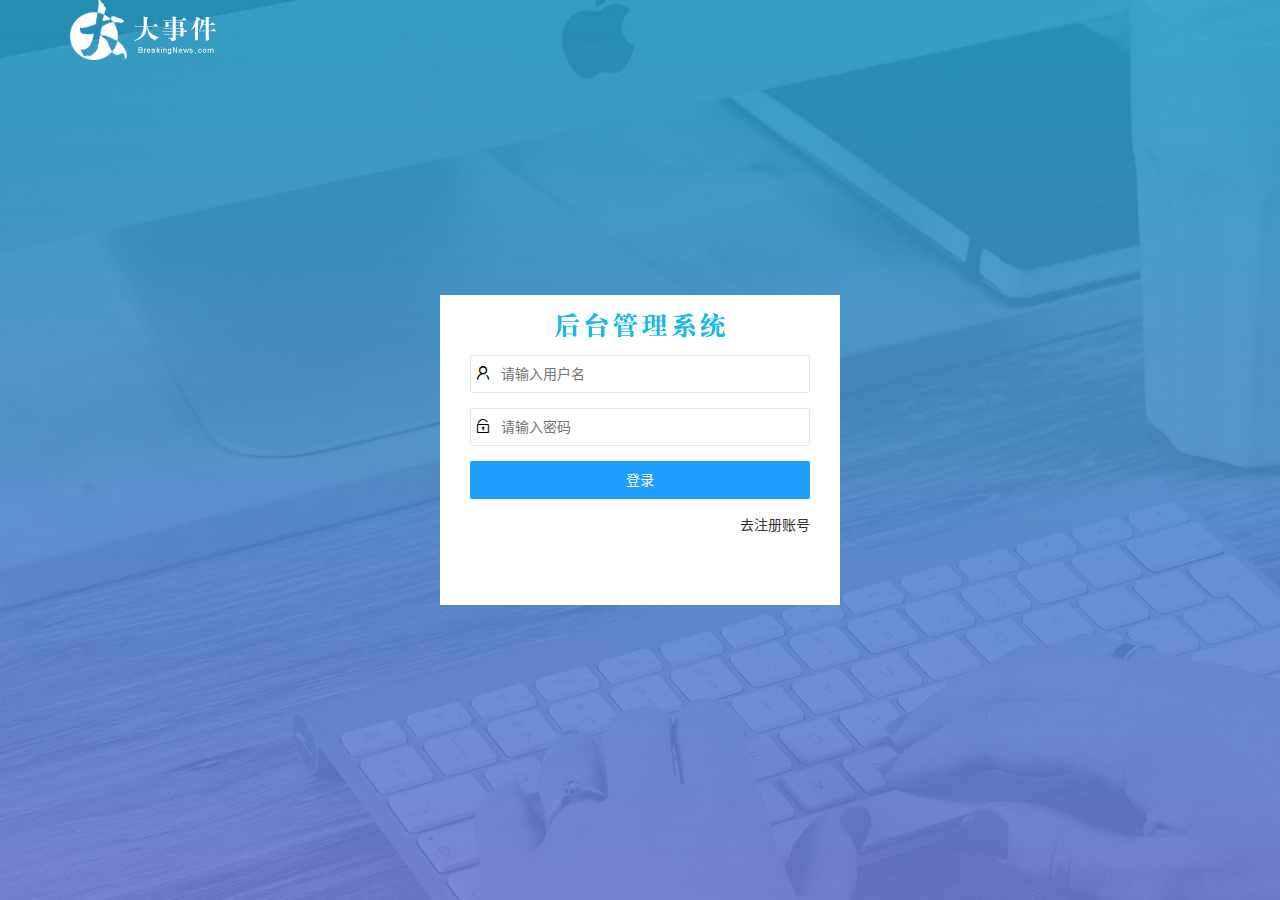
<file: login.html>
<!DOCTYPE html>
<html lang="zh-CN">

<head>
    <meta charset="UTF-8">
    <meta name="viewport" content="width=device-width, initial-scale=1.0">
    <title>大事件-登录/注册</title>
    <!-- 导入layui -->
    <link rel="stylesheet" href="assets/lib/layui/css/layui.css">
    <!-- 导入自己的样式表 -->
    <link rel="stylesheet" href="/assets/css/login.css">
</head>

<body>
    <!-- logo -->
    <div class="layui-main">
        <img src="assets/images/logo.png" alt="" />
    </div>
    <div class="logAndRegBox">
        <!-- 头部区域 -->
        <div class="title-box"></div>
        <!-- 登录区域 -->
        <div class="login-box">
            <form class="layui-form" id="form_login">
                <div class="layui-form-item">
                    <i class="layui-icon layui-icon-username"></i>
                    <input type="text" name="username" required lay-verify="required" placeholder="请输入用户名"
                        autocomplete="off" class="layui-input">
                </div>
                <div class="layui-form-item">
                    <i class="layui-icon layui-icon-password"></i>
                    <input type="password" name="password" required lay-verify="required" placeholder="请输入密码"
                        autocomplete="off" class="layui-input">
                </div>
                <div class="layui-form-item">
                    <button class="layui-btn layui-btn-fluid layui-btn-normal" lay-submit>登录</button>

                </div>
                <div class="layui-form-item">
                    <a href="javascript:;" id="link-login" class="links">去注册账号</a>
                </div>
            </form>

        </div>
        <!-- 注册区域 -->
        <div class="reg-box">
            <form class="layui-form" id="form_reg">
                <div class="layui-form-item">
                    <i class="layui-icon layui-icon-username"></i>
                    <input type="text" name="username" required lay-verify="required" placeholder="请输入用户名"
                        autocomplete="off" class="layui-input">
                </div>
                <div class="layui-form-item">
                    <i class="layui-icon layui-icon-password"></i>
                    <input type="password" name="password" required lay-verify="required|pwd" placeholder="请输入密码"
                        autocomplete="off" class="layui-input">
                </div>
                <div class="layui-form-item">
                    <i class="layui-icon layui-icon-password"></i>
                    <input type="password" name="repassword" required lay-verify="required|pwd|repwd"
                        placeholder="再次输入密码" autocomplete="off" class="layui-input">
                </div>
                <div class="layui-form-item">
                    <button class="layui-btn layui-btn-fluid layui-btn-normal" lay-submit>注册</button>
                </div>
                <div class="layui-form-item">
                    <a href="javascript:;" id="link-reg" class=" links">去登陆</a>
                </div>
            </form>

        </div>
    </div>
    <script src="/assets/lib/layui/layui.all.js"></script>
    <script src="/assets/lib/jquery.js"></script>
    <script src="/assets/js/baseApi.js"></script>
    <script src="/assets/js/login.js"></script>
</body>

</html>
</file>
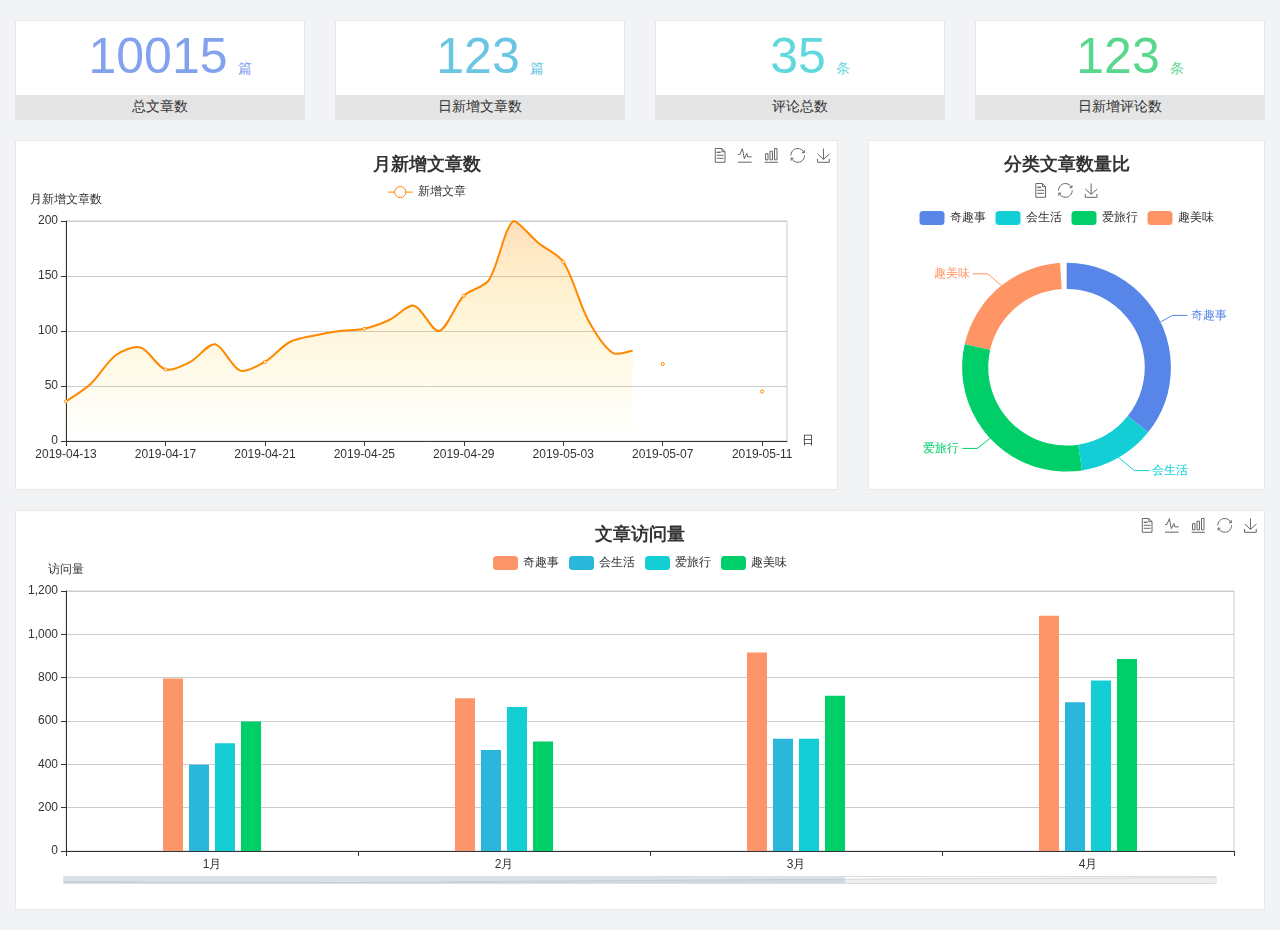
<file: home/dashboard.html>
<!DOCTYPE html>
<html lang="en">

<head>
  <meta charset="UTF-8">
  <meta name="viewport" content="width=device-width, initial-scale=1.0">
  <meta http-equiv="X-UA-Compatible" content="ie=edge">
  <title>图表统计</title>
  <link rel="stylesheet" href="../../assets/lib/bootstrap.css" />
  <link rel="stylesheet" href="../../assets/lib/main.css" />
  <script src="../../assets/lib/jquery.js"></script>
  <script type="text/javascript" src="../../assets/lib/echarts.min.js"></script>
</head>

<body>
  <div class="container-fluid">
    <div class="row spannel_list">
      <div class="col-sm-3 col-xs-6">
        <div class="spannel">
          <em>10015</em><span>篇</span>
          <b>总文章数</b>
        </div>
      </div>
      <div class="col-sm-3 col-xs-6">
        <div class="spannel scolor01">
          <em>123</em><span>篇</span>
          <b>日新增文章数</b>
        </div>
      </div>
      <div class="col-sm-3 col-xs-6">
        <div class="spannel scolor02">
          <em>35</em><span>条</span>
          <b>评论总数</b>
        </div>
      </div>
      <div class="col-sm-3 col-xs-6">
        <div class="spannel scolor03">
          <em>123</em><span>条</span>
          <b>日新增评论数</b>
        </div>
      </div>
    </div>
  </div>

  <div class="container-fluid">
    <div class="row curve-pie">
      <div class="col-lg-8 col-md-8">
        <div class="gragh_pannel" id="curve_show"></div>
      </div>
      <div class="col-lg-4 col-md-4">
        <div class="gragh_pannel" id="pie_show"></div>
      </div>
    </div>
  </div>

  <div class="container-fluid">
    <div class="column_pannel" id="column_show"></div>
  </div>

  <script>
    var oChart = echarts.init(document.getElementById('curve_show'));
    var aList_all = [
      { 'count': 36, 'date': '2019-04-13' },
      { 'count': 52, 'date': '2019-04-14' },
      { 'count': 78, 'date': '2019-04-15' },
      { 'count': 85, 'date': '2019-04-16' },
      { 'count': 65, 'date': '2019-04-17' },
      { 'count': 72, 'date': '2019-04-18' },
      { 'count': 88, 'date': '2019-04-19' },
      { 'count': 64, 'date': '2019-04-20' },
      { 'count': 72, 'date': '2019-04-21' },
      { 'count': 90, 'date': '2019-04-22' },
      { 'count': 96, 'date': '2019-04-23' },
      { 'count': 100, 'date': '2019-04-24' },
      { 'count': 102, 'date': '2019-04-25' },
      { 'count': 110, 'date': '2019-04-26' },
      { 'count': 123, 'date': '2019-04-27' },
      { 'count': 100, 'date': '2019-04-28' },
      { 'count': 132, 'date': '2019-04-29' },
      { 'count': 146, 'date': '2019-04-30' },
      { 'count': 200, 'date': '2019-05-01' },
      { 'count': 180, 'date': '2019-05-02' },
      { 'count': 163, 'date': '2019-05-03' },
      { 'count': 110, 'date': '2019-05-04' },
      { 'count': 80, 'date': '2019-05-05' },
      { 'count': 82, 'date': '2019-05-06' },
      { 'count': 70, 'date': '2019-05-07' },
      { 'count': 65, 'date': '2019-05-08' },
      { 'count': 54, 'date': '2019-05-09' },
      { 'count': 40, 'date': '2019-05-10' },
      { 'count': 45, 'date': '2019-05-11' },
      { 'count': 38, 'date': '2019-05-12' },
    ];

    let aCount = [];
    let aDate = [];

    for (var i = 0; i < aList_all.length; i++) {
      aCount.push(aList_all[i].count);
      aDate.push(aList_all[i].date);
    }

    var chartopt = {
      title: {
        text: '月新增文章数',
        left: 'center',
        top: '10'
      },
      tooltip: {
        trigger: 'axis'
      },
      legend: {
        data: ['新增文章'],
        top: '40'
      },
      toolbox: {
        show: true,
        feature: {
          mark: { show: true },
          dataView: { show: true, readOnly: false },
          magicType: { show: true, type: ['line', 'bar'] },
          restore: { show: true },
          saveAsImage: { show: true }
        }
      },
      calculable: true,
      xAxis: [
        {
          name: '日',
          type: 'category',
          boundaryGap: false,
          data: aDate
        }
      ],
      yAxis: [
        {
          name: '月新增文章数',
          type: 'value'
        }
      ],
      series: [
        {
          name: '新增文章',
          type: 'line',
          smooth: true,
          itemStyle: { normal: { areaStyle: { type: 'default' }, color: '#f80' }, lineStyle: { color: '#f80' } },
          data: aCount
        }],
      areaStyle: {
        normal: {
          color: new echarts.graphic.LinearGradient(0, 0, 0, 1, [{
            offset: 0,
            color: 'rgba(255,136,0,0.39)'
          }, {
            offset: .34,
            color: 'rgba(255,180,0,0.25)'
          }, {
            offset: 1,
            color: 'rgba(255,222,0,0.00)'
          }])

        }
      },
      grid: {
        show: true,
        x: 50,
        x2: 50,
        y: 80,
        height: 220
      }
    };

    oChart.setOption(chartopt);


    var oPie = echarts.init(document.getElementById('pie_show'));
    var oPieopt =
    {
      title: {
        top: 10,
        text: '分类文章数量比',
        x: 'center'
      },
      tooltip: {
        trigger: 'item',
        formatter: "{a} <br/>{b} : {c} ({d}%)"
      },
      color: ['#5885e8', '#13cfd5', '#00ce68', '#ff9565'],
      legend: {
        x: 'center',
        top: 65,
        data: ['奇趣事', '会生活', '爱旅行', '趣美味']
      },
      toolbox: {
        show: true,
        x: 'center',
        top: 35,
        feature: {
          mark: { show: true },
          dataView: { show: true, readOnly: false },
          magicType: {
            show: true,
            type: ['pie', 'funnel'],
            option: {
              funnel: {
                x: '25%',
                width: '50%',
                funnelAlign: 'left',
                max: 1548
              }
            }
          },
          restore: { show: true },
          saveAsImage: { show: true }
        }
      },
      calculable: true,
      series: [
        {
          name: '访问来源',
          type: 'pie',
          radius: ['45%', '60%'],
          center: ['50%', '65%'],
          data: [
            { value: 300, name: '奇趣事' },
            { value: 100, name: '会生活' },
            { value: 260, name: '爱旅行' },
            { value: 180, name: '趣美味' }
          ]
        }
      ]
    };
    oPie.setOption(oPieopt);



    var oColumn = this.echarts.init(document.getElementById('column_show'));
    var oColumnopt =
    {
      title: {
        text: '文章访问量',
        left: 'center',
        top: '10'
      },
      tooltip: {
        trigger: 'axis'
      },
      legend: {
        data: ['奇趣事', '会生活', '爱旅行', '趣美味'],
        top: '40'
      },
      toolbox: {
        show: true,
        feature: {
          mark: { show: true },
          dataView: { show: true, readOnly: false },
          magicType: { show: true, type: ['line', 'bar'] },
          restore: { show: true },
          saveAsImage: { show: true }
        }
      },
      calculable: true,
      xAxis: [
        {
          type: 'category',
          data: ['1月', '2月', '3月', '4月', '5月']
        }
      ],
      yAxis: [
        {
          name: '访问量',
          type: 'value'
        }
      ],
      series: [
        {
          name: '奇趣事',
          type: 'bar',
          barWidth: 20,
          itemStyle: {
            normal: { areaStyle: { type: 'default' }, color: '#fd956a' }
          },
          data: [800, 708, 920, 1090, 1200]
        },
        {
          name: '会生活',
          type: 'bar',
          barWidth: 20,
          itemStyle: {
            normal: { areaStyle: { type: 'default' }, color: '#2bb6db' }
          },
          data: [400, 468, 520, 690, 800]
        },
        {
          name: '爱旅行',
          type: 'bar',
          barWidth: 20,
          itemStyle: {
            normal: { areaStyle: { type: 'default' }, color: '#13cfd5' }
          },
          data: [500, 668, 520, 790, 900]
        },
        {
          name: '趣美味',
          type: 'bar',
          barWidth: 20,
          itemStyle: {
            normal: { areaStyle: { type: 'default' }, color: '#00ce68' }
          },
          data: [600, 508, 720, 890, 1000]
        }
      ],
      grid: {
        show: true,
        x: 50,
        x2: 30,
        y: 80,
        height: 260
      },
      dataZoom: [//给x轴设置滚动条
        {
          start: 0,//默认为0
          end: 100 - 1000 / 31,//默认为100
          type: 'slider',
          show: true,
          xAxisIndex: [0],
          handleSize: 0,//滑动条的 左右2个滑动条的大小
          height: 8,//组件高度
          left: 45, //左边的距离
          right: 50,//右边的距离
          bottom: 26,//右边的距离
          handleColor: '#ddd',//h滑动图标的颜色
          handleStyle: {
            borderColor: "#cacaca",
            borderWidth: "1",
            shadowBlur: 2,
            background: "#ddd",
            shadowColor: "#ddd",
          }
        }]
    };
    oColumn.setOption(oColumnopt);
  </script>
</body>

</html>
</file>
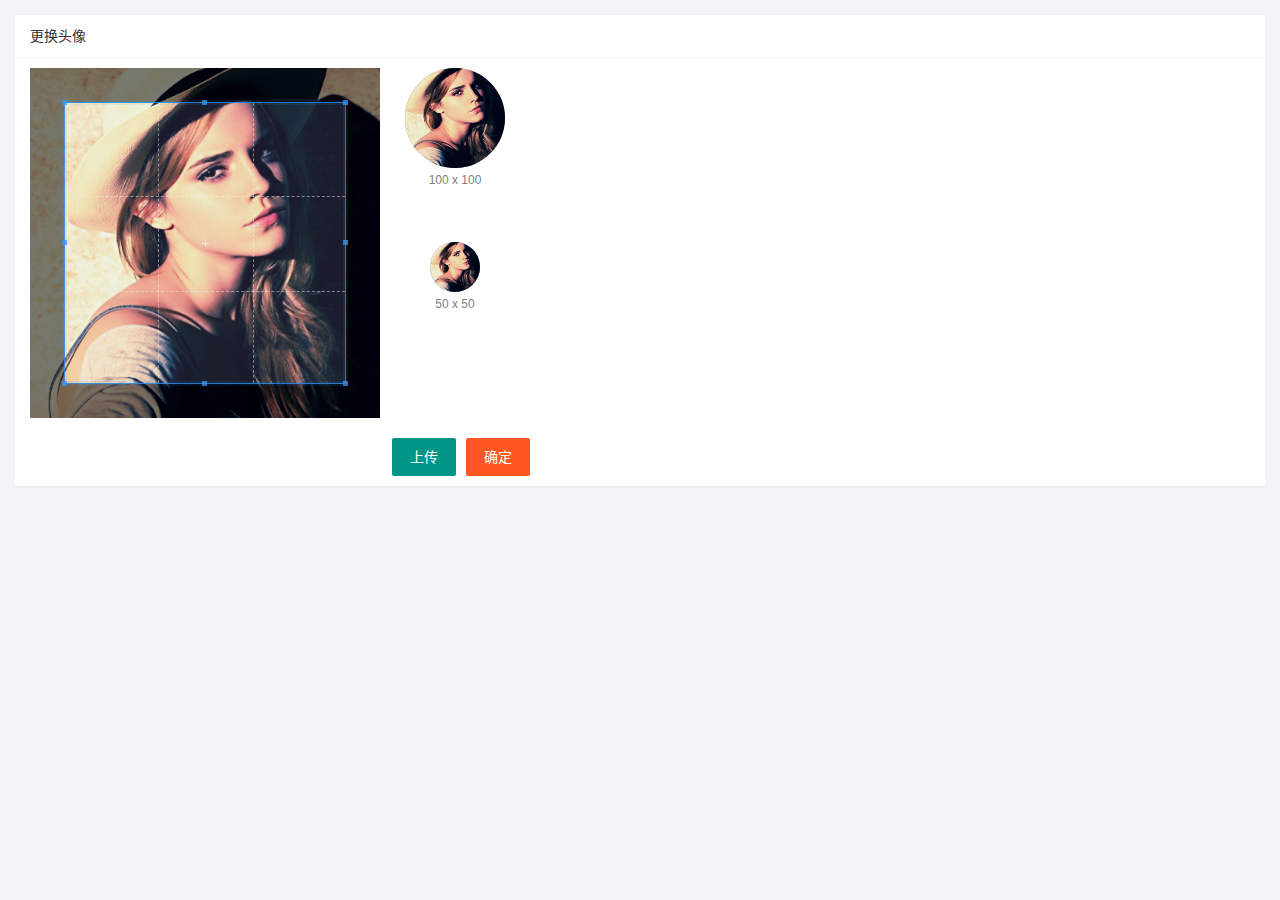
<file: user/user_avatar.html>
<!DOCTYPE html>
<html lang="zh-CN">

<head>
    <meta charset="UTF-8">
    <meta name="viewport" content="width=device-width, initial-scale=1.0">
    <title>Document</title>
    <link rel="stylesheet" href="/assets/lib/layui/css/layui.css">
    <link rel="stylesheet" href="/assets/lib/cropper/cropper.css">
    <link rel="stylesheet" href="/assets/css/user/user_avatar.css">
</head>

<body>
    <div class="layui-card">
        <div class="layui-card-header">更换头像</div>
        <div class="layui-card-body">
            <!-- 第一行的图片裁剪和预览区域 -->
            <div class="row1">
                <!-- 图片裁剪区域 -->
                <div class="cropper-box">
                    <!-- 这个 img 标签很重要，将来会把它初始化为裁剪区域 -->
                    <img id="image" src="/assets/images/sample.jpg" />
                </div>
                <!-- 图片的预览区域 -->
                <div class="preview-box">
                    <div>
                        <!-- 宽高为 100px 的预览区域 -->
                        <div class="img-preview w100"></div>
                        <p class="size">100 x 100</p>
                    </div>
                    <div>
                        <!-- 宽高为 50px 的预览区域 -->
                        <div class="img-preview w50"></div>
                        <p class="size">50 x 50</p>
                    </div>
                </div>
            </div>
            
            <!-- 第二行的按钮区域 -->
            <div class="row2">
                <!-- 通过accept可以指定允许用户选择什么类型的图片 -->
                <input type="file" id="file" accept="image/png,image/jpeg">
                <button type="button" class="layui-btn" id="btnchooseimg">上传</button>
                <button type="button" class="layui-btn layui-btn-danger" id="btnupload">确定</button>
            </div>
        </div>
    </div>
    <script src="/assets/lib/layui/layui.all.js"></script>
    <script src="/assets/lib/jquery.js"></script>
    <script src="/assets/lib/cropper/Cropper.js"></script>
    <script src="/assets/lib/cropper/jquery-cropper.js"></script>
    <script src="/assets/js/baseApi.js"></script>
    <script src="/assets/js/user/user_avatar.js"></script>
</body>

</html>
</file>
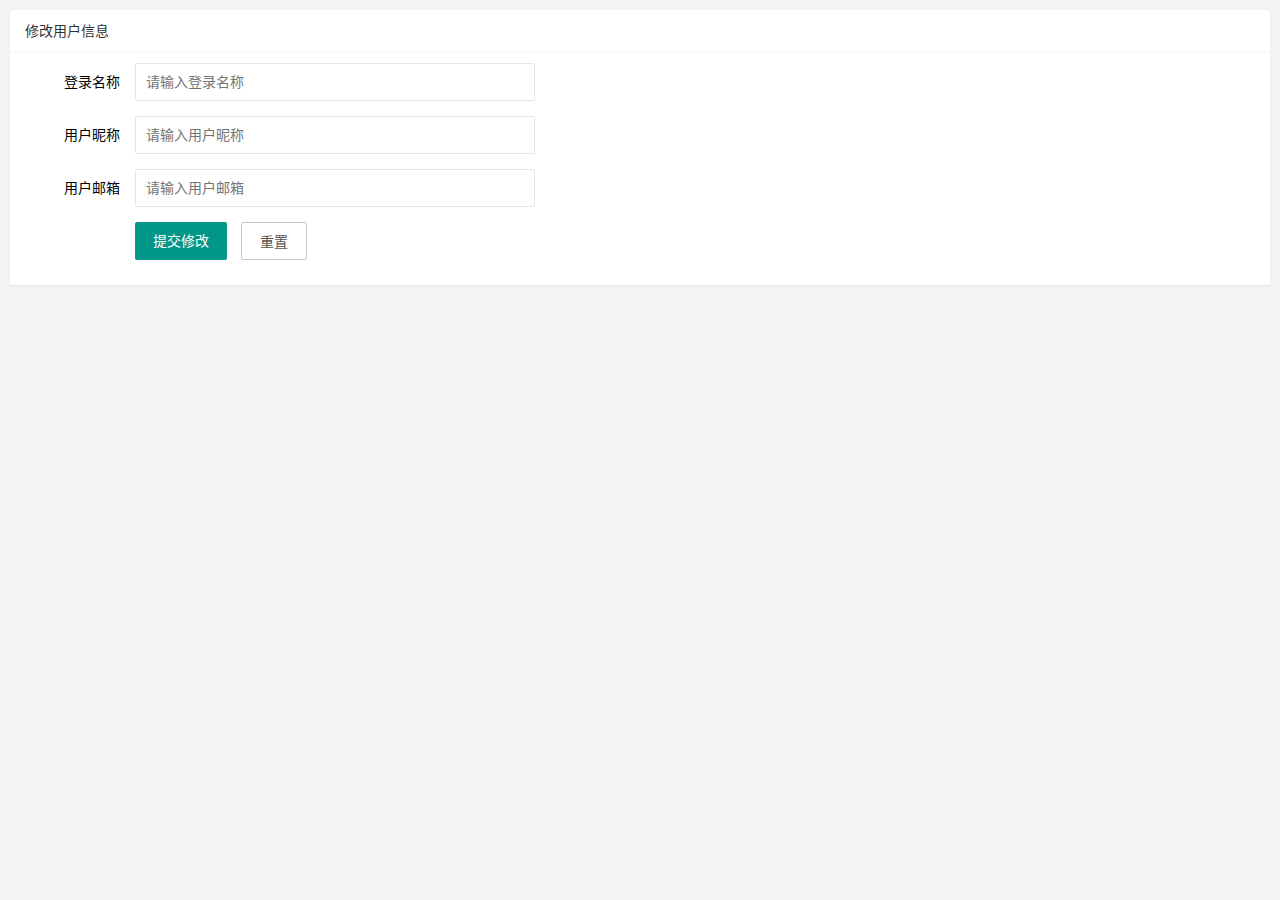
<file: user/user_info.html>
<!DOCTYPE html>
<html lang="zh-CN">

<head>
    <meta charset="UTF-8">
    <meta name="viewport" content="width=device-width, initial-scale=1.0">
    <title>Document</title>
    <link rel="stylesheet" href="/assets/lib/layui/css/layui.css">
    <link rel="stylesheet" href="/assets/css/user/user_info.css">
</head>

<body>
    <div class="layui-card">
        <div class="layui-card-header">修改用户信息</div>
        <div class="layui-card-body">
            <form class="layui-form" action="" lay-filter="userAllInfo">
                <input type="hidden" name="id" value="" />
                <div class="layui-form-item">
                    <label class="layui-form-label">登录名称</label>
                    <div class="layui-input-block">
                        <input type="text" name="username" required lay-verify="required" placeholder="请输入登录名称"
                            autocomplete="off" class="layui-input" readonly />
                    </div>
                </div>
                <div class="layui-form-item">
                    <label class="layui-form-label">用户昵称</label>
                    <div class="layui-input-block">
                        <input type="text" name="nickname" required lay-verify="required|nickname" placeholder="请输入用户昵称"
                            autocomplete="off" class="layui-input">
                    </div>
                </div>
                <div class="layui-form-item">
                    <label class="layui-form-label">用户邮箱</label>
                    <div class="layui-input-block">
                        <input type="text" name="email" required lay-verify="required|email" placeholder="请输入用户邮箱"
                            autocomplete="off" class="layui-input">
                    </div>
                </div>
                <div class="layui-form-item">
                    <div class="layui-input-block">
                        <button class="layui-btn" lay-submit lay-filter="formDemo">提交修改</button>
                        <button type="reset" class="layui-btn layui-btn-primary" id="btnReset">重置</button>
                    </div>
                </div>
            </form>
        </div>
    </div>
    <script src="/assets/lib/layui/layui.all.js"></script>
    <script src="/assets/lib/jquery.js"></script>
    <script src="/assets/js/baseApi.js"></script>
    <script src="/assets/js/user/user_info.js"></script>
</body>

</html>
</file>
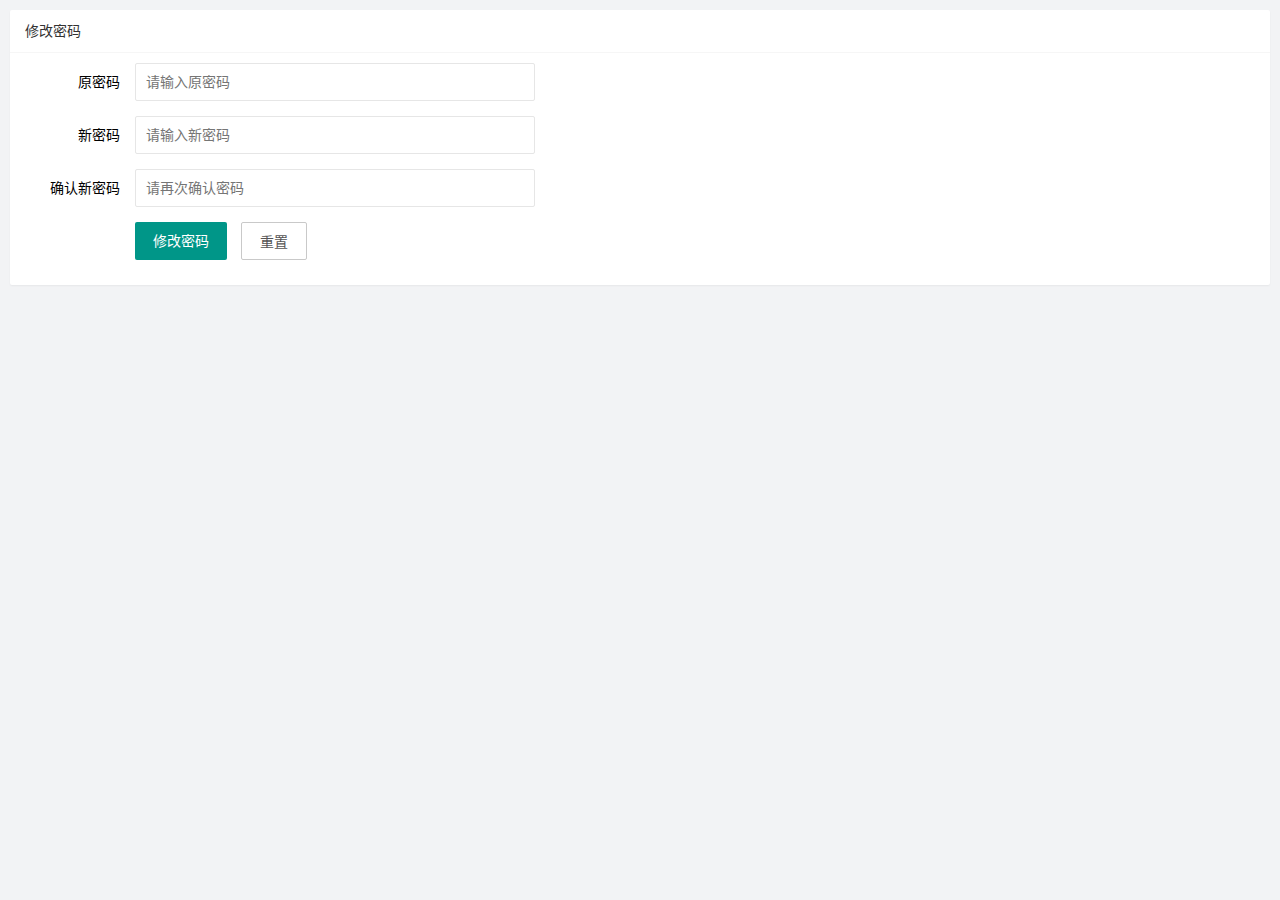
<file: user/user_pwd.html>
<!DOCTYPE html>
<html lang="zh-CN">

<head>
    <meta charset="UTF-8">
    <meta name="viewport" content="width=device-width, initial-scale=1.0">
    <title>Document</title>
    <link rel="stylesheet" href="/assets/lib/layui/css/layui.css">
    <link rel="stylesheet" href="/assets/css/user/user_pwd.css">
</head>

<body>
    <div class="layui-card">
        <div class="layui-card-header">修改密码</div>
        <div class="layui-card-body">
            <form class="layui-form">
                <div class="layui-form-item">
                    <label class="layui-form-label">原密码</label>
                    <div class="layui-input-block">
                        <input type="password" name="oldPwd" required lay-verify="required|pwd" placeholder="请输入原密码"
                            autocomplete="off" class="layui-input" />
                    </div>
                </div>
                <div class="layui-form-item">
                    <label class="layui-form-label">新密码</label>
                    <div class="layui-input-block">
                        <input type="password" name="newPwd" required lay-verify="required|pwd|samePwd"
                            placeholder="请输入新密码" autocomplete="off" class="layui-input" />
                    </div>
                </div>
                <div class="layui-form-item">
                    <label class="layui-form-label">确认新密码</label>
                    <div class="layui-input-block">
                        <input type="password" name="rePwd" required lay-verify="required|pwd|rePwd"
                            placeholder="请再次确认密码" autocomplete="off" class="layui-input" />
                    </div>
                </div>
                <div class="layui-form-item">
                    <div class="layui-input-block">
                        <button class="layui-btn" lay-submit lay-filter="formDemo">修改密码</button>
                        <button type="reset" class="layui-btn layui-btn-primary">重置</button>
                    </div>
                </div>
            </form>
        </div>
    </div>
    <script src="/assets/lib/layui/layui.all.js"></script>
    <script src="/assets/lib/jquery.js"></script>
    <script src="/assets/js/baseApi.js"></script>
    <script src="/assets/js/user/user_pwd.js"></script>
</body>

</html>
</file>
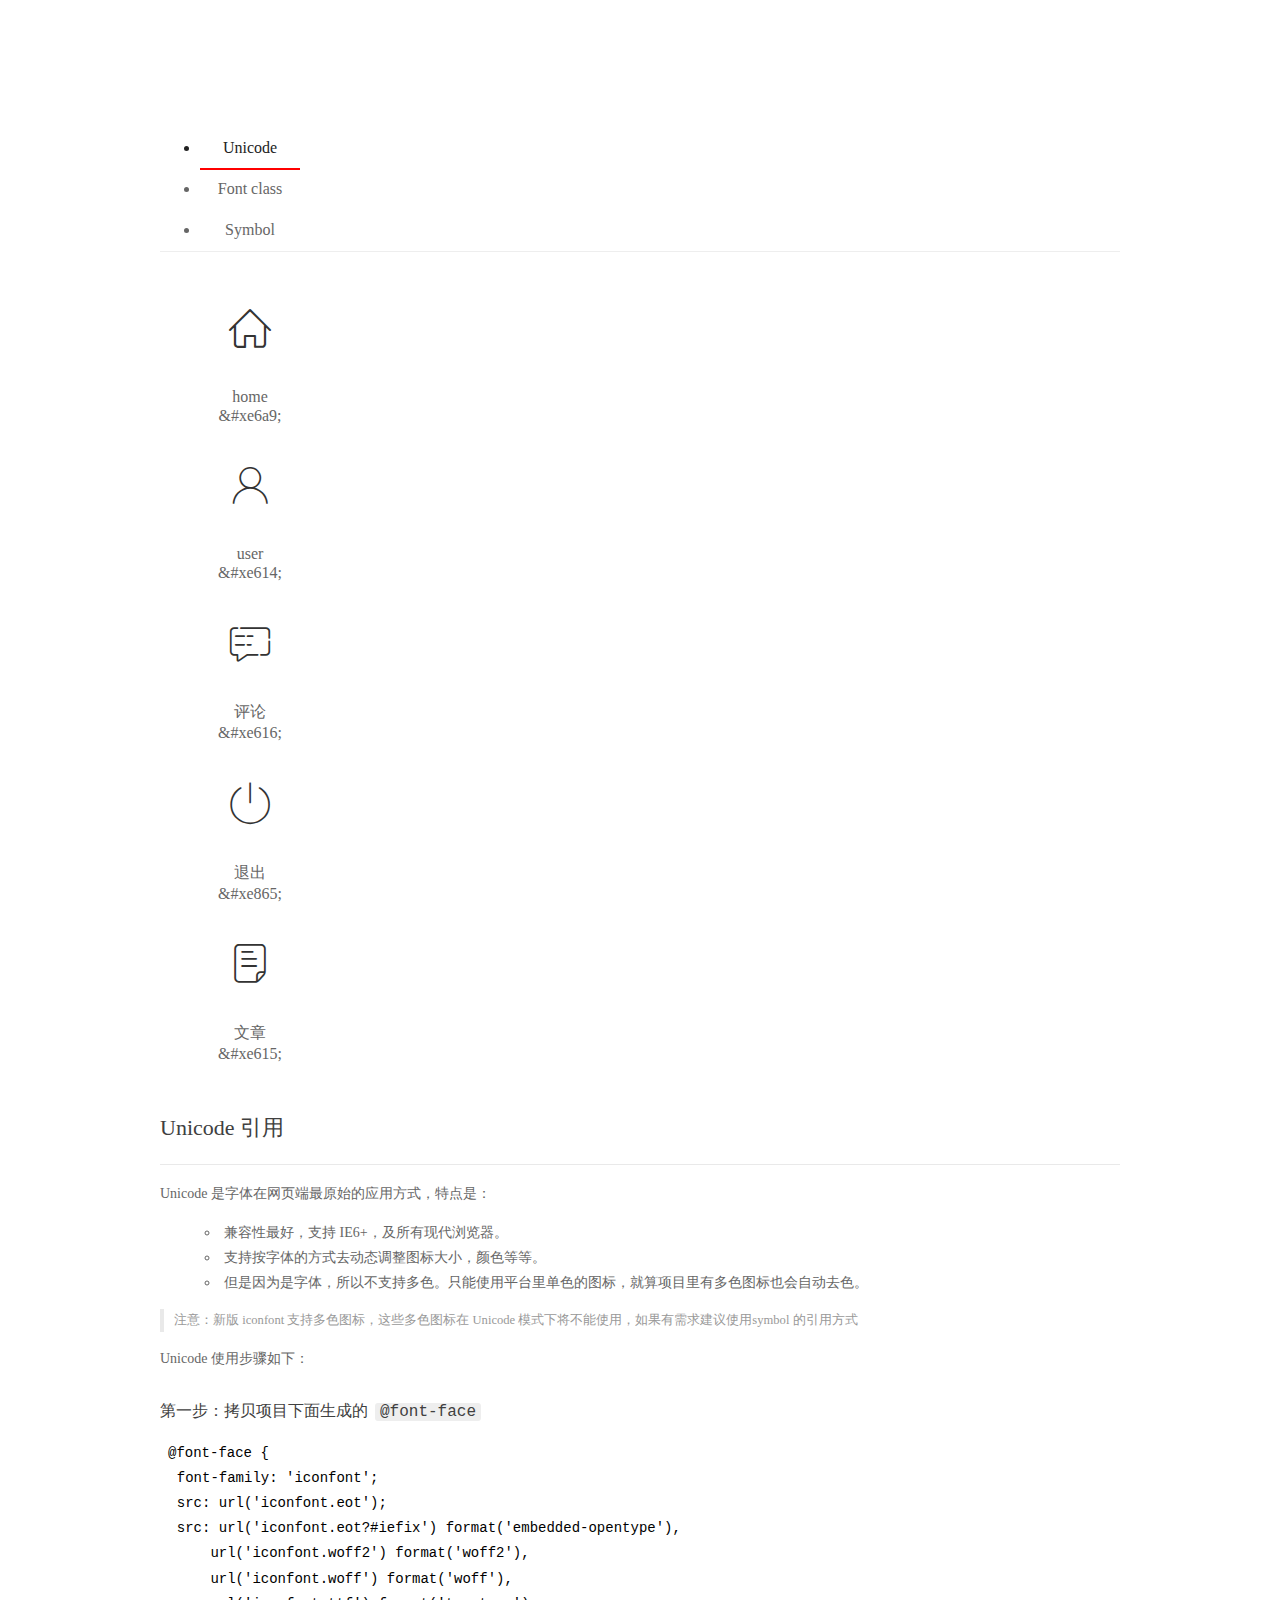
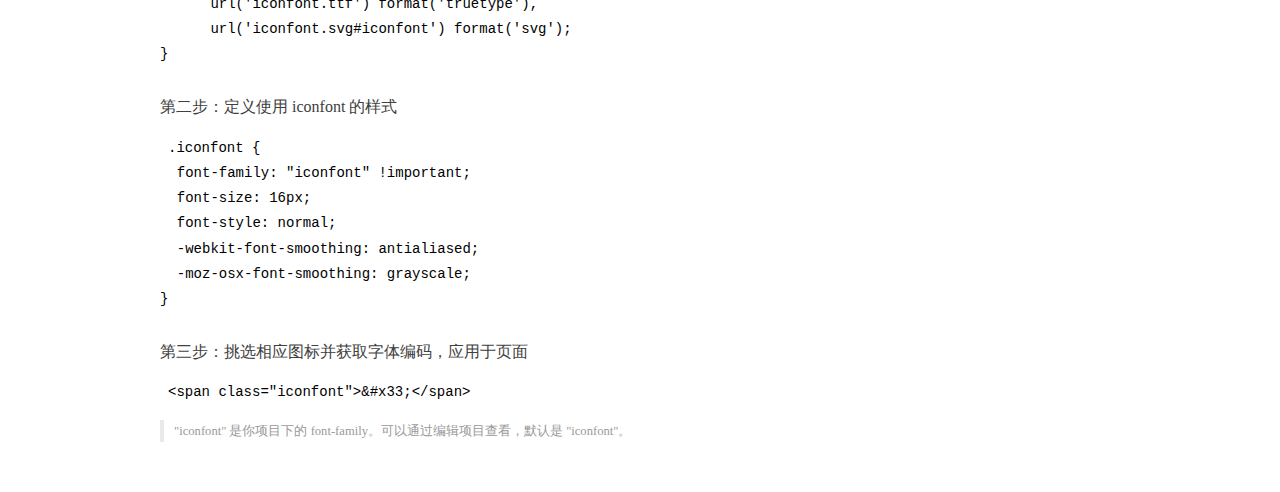
<file: assets/fonts/demo_index.html>
<!DOCTYPE html>
<html>
<head>
  <meta charset="utf-8"/>
  <title>IconFont Demo</title>
  <link rel="shortcut icon" href="https://gtms04.alicdn.com/tps/i4/TB1_oz6GVXXXXaFXpXXJDFnIXXX-64-64.ico" type="image/x-icon"/>
  <link rel="stylesheet" href="https://g.alicdn.com/thx/cube/1.3.2/cube.min.css">
  <link rel="stylesheet" href="demo.css">
  <link rel="stylesheet" href="iconfont.css">
  <script src="iconfont.js"></script>
  <!-- jQuery -->
  <script src="https://a1.alicdn.com/oss/uploads/2018/12/26/7bfddb60-08e8-11e9-9b04-53e73bb6408b.js"></script>
  <!-- 代码高亮 -->
  <script src="https://a1.alicdn.com/oss/uploads/2018/12/26/a3f714d0-08e6-11e9-8a15-ebf944d7534c.js"></script>
</head>
<body>
  <div class="main">
    <h1 class="logo"><a href="https://www.iconfont.cn/" title="iconfont 首页" target="_blank">&#xe86b;</a></h1>
    <div class="nav-tabs">
      <ul id="tabs" class="dib-box">
        <li class="dib active"><span>Unicode</span></li>
        <li class="dib"><span>Font class</span></li>
        <li class="dib"><span>Symbol</span></li>
      </ul>
      
    </div>
    <div class="tab-container">
      <div class="content unicode" style="display: block;">
          <ul class="icon_lists dib-box">
          
            <li class="dib">
              <span class="icon iconfont">&#xe6a9;</span>
                <div class="name">home</div>
                <div class="code-name">&amp;#xe6a9;</div>
              </li>
          
            <li class="dib">
              <span class="icon iconfont">&#xe614;</span>
                <div class="name">user</div>
                <div class="code-name">&amp;#xe614;</div>
              </li>
          
            <li class="dib">
              <span class="icon iconfont">&#xe616;</span>
                <div class="name">评论</div>
                <div class="code-name">&amp;#xe616;</div>
              </li>
          
            <li class="dib">
              <span class="icon iconfont">&#xe865;</span>
                <div class="name">退出</div>
                <div class="code-name">&amp;#xe865;</div>
              </li>
          
            <li class="dib">
              <span class="icon iconfont">&#xe615;</span>
                <div class="name">文章</div>
                <div class="code-name">&amp;#xe615;</div>
              </li>
          
          </ul>
          <div class="article markdown">
          <h2 id="unicode-">Unicode 引用</h2>
          <hr>

          <p>Unicode 是字体在网页端最原始的应用方式，特点是：</p>
          <ul>
            <li>兼容性最好，支持 IE6+，及所有现代浏览器。</li>
            <li>支持按字体的方式去动态调整图标大小，颜色等等。</li>
            <li>但是因为是字体，所以不支持多色。只能使用平台里单色的图标，就算项目里有多色图标也会自动去色。</li>
          </ul>
          <blockquote>
            <p>注意：新版 iconfont 支持多色图标，这些多色图标在 Unicode 模式下将不能使用，如果有需求建议使用symbol 的引用方式</p>
          </blockquote>
          <p>Unicode 使用步骤如下：</p>
          <h3 id="-font-face">第一步：拷贝项目下面生成的 <code>@font-face</code></h3>
<pre><code class="language-css"
>@font-face {
  font-family: 'iconfont';
  src: url('iconfont.eot');
  src: url('iconfont.eot?#iefix') format('embedded-opentype'),
      url('iconfont.woff2') format('woff2'),
      url('iconfont.woff') format('woff'),
      url('iconfont.ttf') format('truetype'),
      url('iconfont.svg#iconfont') format('svg');
}
</code></pre>
          <h3 id="-iconfont-">第二步：定义使用 iconfont 的样式</h3>
<pre><code class="language-css"
>.iconfont {
  font-family: "iconfont" !important;
  font-size: 16px;
  font-style: normal;
  -webkit-font-smoothing: antialiased;
  -moz-osx-font-smoothing: grayscale;
}
</code></pre>
          <h3 id="-">第三步：挑选相应图标并获取字体编码，应用于页面</h3>
<pre>
<code class="language-html"
>&lt;span class="iconfont"&gt;&amp;#x33;&lt;/span&gt;
</code></pre>
          <blockquote>
            <p>"iconfont" 是你项目下的 font-family。可以通过编辑项目查看，默认是 "iconfont"。</p>
          </blockquote>
          </div>
      </div>
      <div class="content font-class">
        <ul class="icon_lists dib-box">
          
          <li class="dib">
            <span class="icon iconfont icon-home"></span>
            <div class="name">
              home
            </div>
            <div class="code-name">.icon-home
            </div>
          </li>
          
          <li class="dib">
            <span class="icon iconfont icon-user"></span>
            <div class="name">
              user
            </div>
            <div class="code-name">.icon-user
            </div>
          </li>
          
          <li class="dib">
            <span class="icon iconfont icon-pinglun"></span>
            <div class="name">
              评论
            </div>
            <div class="code-name">.icon-pinglun
            </div>
          </li>
          
          <li class="dib">
            <span class="icon iconfont icon-tuichu"></span>
            <div class="name">
              退出
            </div>
            <div class="code-name">.icon-tuichu
            </div>
          </li>
          
          <li class="dib">
            <span class="icon iconfont icon-16"></span>
            <div class="name">
              文章
            </div>
            <div class="code-name">.icon-16
            </div>
          </li>
          
        </ul>
        <div class="article markdown">
        <h2 id="font-class-">font-class 引用</h2>
        <hr>

        <p>font-class 是 Unicode 使用方式的一种变种，主要是解决 Unicode 书写不直观，语意不明确的问题。</p>
        <p>与 Unicode 使用方式相比，具有如下特点：</p>
        <ul>
          <li>兼容性良好，支持 IE8+，及所有现代浏览器。</li>
          <li>相比于 Unicode 语意明确，书写更直观。可以很容易分辨这个 icon 是什么。</li>
          <li>因为使用 class 来定义图标，所以当要替换图标时，只需要修改 class 里面的 Unicode 引用。</li>
          <li>不过因为本质上还是使用的字体，所以多色图标还是不支持的。</li>
        </ul>
        <p>使用步骤如下：</p>
        <h3 id="-fontclass-">第一步：引入项目下面生成的 fontclass 代码：</h3>
<pre><code class="language-html">&lt;link rel="stylesheet" href="./iconfont.css"&gt;
</code></pre>
        <h3 id="-">第二步：挑选相应图标并获取类名，应用于页面：</h3>
<pre><code class="language-html">&lt;span class="iconfont icon-xxx"&gt;&lt;/span&gt;
</code></pre>
        <blockquote>
          <p>"
            iconfont" 是你项目下的 font-family。可以通过编辑项目查看，默认是 "iconfont"。</p>
        </blockquote>
      </div>
      </div>
      <div class="content symbol">
          <ul class="icon_lists dib-box">
          
            <li class="dib">
                <svg class="icon svg-icon" aria-hidden="true">
                  <use xlink:href="#icon-home"></use>
                </svg>
                <div class="name">home</div>
                <div class="code-name">#icon-home</div>
            </li>
          
            <li class="dib">
                <svg class="icon svg-icon" aria-hidden="true">
                  <use xlink:href="#icon-user"></use>
                </svg>
                <div class="name">user</div>
                <div class="code-name">#icon-user</div>
            </li>
          
            <li class="dib">
                <svg class="icon svg-icon" aria-hidden="true">
                  <use xlink:href="#icon-pinglun"></use>
                </svg>
                <div class="name">评论</div>
                <div class="code-name">#icon-pinglun</div>
            </li>
          
            <li class="dib">
                <svg class="icon svg-icon" aria-hidden="true">
                  <use xlink:href="#icon-tuichu"></use>
                </svg>
                <div class="name">退出</div>
                <div class="code-name">#icon-tuichu</div>
            </li>
          
            <li class="dib">
                <svg class="icon svg-icon" aria-hidden="true">
                  <use xlink:href="#icon-16"></use>
                </svg>
                <div class="name">文章</div>
                <div class="code-name">#icon-16</div>
            </li>
          
          </ul>
          <div class="article markdown">
          <h2 id="symbol-">Symbol 引用</h2>
          <hr>

          <p>这是一种全新的使用方式，应该说这才是未来的主流，也是平台目前推荐的用法。相关介绍可以参考这篇<a href="">文章</a>
            这种用法其实是做了一个 SVG 的集合，与另外两种相比具有如下特点：</p>
          <ul>
            <li>支持多色图标了，不再受单色限制。</li>
            <li>通过一些技巧，支持像字体那样，通过 <code>font-size</code>, <code>color</code> 来调整样式。</li>
            <li>兼容性较差，支持 IE9+，及现代浏览器。</li>
            <li>浏览器渲染 SVG 的性能一般，还不如 png。</li>
          </ul>
          <p>使用步骤如下：</p>
          <h3 id="-symbol-">第一步：引入项目下面生成的 symbol 代码：</h3>
<pre><code class="language-html">&lt;script src="./iconfont.js"&gt;&lt;/script&gt;
</code></pre>
          <h3 id="-css-">第二步：加入通用 CSS 代码（引入一次就行）：</h3>
<pre><code class="language-html">&lt;style&gt;
.icon {
  width: 1em;
  height: 1em;
  vertical-align: -0.15em;
  fill: currentColor;
  overflow: hidden;
}
&lt;/style&gt;
</code></pre>
          <h3 id="-">第三步：挑选相应图标并获取类名，应用于页面：</h3>
<pre><code class="language-html">&lt;svg class="icon" aria-hidden="true"&gt;
  &lt;use xlink:href="#icon-xxx"&gt;&lt;/use&gt;
&lt;/svg&gt;
</code></pre>
          </div>
      </div>

    </div>
  </div>
  <script>
  $(document).ready(function () {
      $('.tab-container .content:first').show()

      $('#tabs li').click(function (e) {
        var tabContent = $('.tab-container .content')
        var index = $(this).index()

        if ($(this).hasClass('active')) {
          return
        } else {
          $('#tabs li').removeClass('active')
          $(this).addClass('active')

          tabContent.hide().eq(index).fadeIn()
        }
      })
    })
  </script>
</body>
</html>
</file>
<file: assets/lib/layui/css/layui.css>
/** layui-v2.5.5 MIT License By https://www.layui.com */
 .layui-inline,img{display:inline-block;vertical-align:middle}h1,h2,h3,h4,h5,h6{font-weight:400}.layui-edge,.layui-header,.layui-inline,.layui-main{position:relative}.layui-body,.layui-edge,.layui-elip{overflow:hidden}.layui-btn,.layui-edge,.layui-inline,img{vertical-align:middle}.layui-btn,.layui-disabled,.layui-icon,.layui-unselect{-moz-user-select:none;-webkit-user-select:none;-ms-user-select:none}.layui-elip,.layui-form-checkbox span,.layui-form-pane .layui-form-label{text-overflow:ellipsis;white-space:nowrap}.layui-breadcrumb,.layui-tree-btnGroup{visibility:hidden}blockquote,body,button,dd,div,dl,dt,form,h1,h2,h3,h4,h5,h6,input,li,ol,p,pre,td,textarea,th,ul{margin:0;padding:0;-webkit-tap-highlight-color:rgba(0,0,0,0)}a:active,a:hover{outline:0}img{border:none}li{list-style:none}table{border-collapse:collapse;border-spacing:0}h4,h5,h6{font-size:100%}button,input,optgroup,option,select,textarea{font-family:inherit;font-size:inherit;font-style:inherit;font-weight:inherit;outline:0}pre{white-space:pre-wrap;white-space:-moz-pre-wrap;white-space:-pre-wrap;white-space:-o-pre-wrap;word-wrap:break-word}body{line-height:24px;font:14px Helvetica Neue,Helvetica,PingFang SC,Tahoma,Arial,sans-serif}hr{height:1px;margin:10px 0;border:0;clear:both}a{color:#333;text-decoration:none}a:hover{color:#777}a cite{font-style:normal;*cursor:pointer}.layui-border-box,.layui-border-box *{box-sizing:border-box}.layui-box,.layui-box *{box-sizing:content-box}.layui-clear{clear:both;*zoom:1}.layui-clear:after{content:'\20';clear:both;*zoom:1;display:block;height:0}.layui-inline{*display:inline;*zoom:1}.layui-edge{display:inline-block;width:0;height:0;border-width:6px;border-style:dashed;border-color:transparent}.layui-edge-top{top:-4px;border-bottom-color:#999;border-bottom-style:solid}.layui-edge-right{border-left-color:#999;border-left-style:solid}.layui-edge-bottom{top:2px;border-top-color:#999;border-top-style:solid}.layui-edge-left{border-right-color:#999;border-right-style:solid}.layui-disabled,.layui-disabled:hover{color:#d2d2d2!important;cursor:not-allowed!important}.layui-circle{border-radius:100%}.layui-show{display:block!important}.layui-hide{display:none!important}@font-face{font-family:layui-icon;src:url(../font/iconfont.eot?v=250);src:url(../font/iconfont.eot?v=250#iefix) format('embedded-opentype'),url(../font/iconfont.woff2?v=250) format('woff2'),url(../font/iconfont.woff?v=250) format('woff'),url(../font/iconfont.ttf?v=250) format('truetype'),url(../font/iconfont.svg?v=250#layui-icon) format('svg')}.layui-icon{font-family:layui-icon!important;font-size:16px;font-style:normal;-webkit-font-smoothing:antialiased;-moz-osx-font-smoothing:grayscale}.layui-icon-reply-fill:before{content:"\e611"}.layui-icon-set-fill:before{content:"\e614"}.layui-icon-menu-fill:before{content:"\e60f"}.layui-icon-search:before{content:"\e615"}.layui-icon-share:before{content:"\e641"}.layui-icon-set-sm:before{content:"\e620"}.layui-icon-engine:before{content:"\e628"}.layui-icon-close:before{content:"\1006"}.layui-icon-close-fill:before{content:"\1007"}.layui-icon-chart-screen:before{content:"\e629"}.layui-icon-star:before{content:"\e600"}.layui-icon-circle-dot:before{content:"\e617"}.layui-icon-chat:before{content:"\e606"}.layui-icon-release:before{content:"\e609"}.layui-icon-list:before{content:"\e60a"}.layui-icon-chart:before{content:"\e62c"}.layui-icon-ok-circle:before{content:"\1005"}.layui-icon-layim-theme:before{content:"\e61b"}.layui-icon-table:before{content:"\e62d"}.layui-icon-right:before{content:"\e602"}.layui-icon-left:before{content:"\e603"}.layui-icon-cart-simple:before{content:"\e698"}.layui-icon-face-cry:before{content:"\e69c"}.layui-icon-face-smile:before{content:"\e6af"}.layui-icon-survey:before{content:"\e6b2"}.layui-icon-tree:before{content:"\e62e"}.layui-icon-upload-circle:before{content:"\e62f"}.layui-icon-add-circle:before{content:"\e61f"}.layui-icon-download-circle:before{content:"\e601"}.layui-icon-templeate-1:before{content:"\e630"}.layui-icon-util:before{content:"\e631"}.layui-icon-face-surprised:before{content:"\e664"}.layui-icon-edit:before{content:"\e642"}.layui-icon-speaker:before{content:"\e645"}.layui-icon-down:before{content:"\e61a"}.layui-icon-file:before{content:"\e621"}.layui-icon-layouts:before{content:"\e632"}.layui-icon-rate-half:before{content:"\e6c9"}.layui-icon-add-circle-fine:before{content:"\e608"}.layui-icon-prev-circle:before{content:"\e633"}.layui-icon-read:before{content:"\e705"}.layui-icon-404:before{content:"\e61c"}.layui-icon-carousel:before{content:"\e634"}.layui-icon-help:before{content:"\e607"}.layui-icon-code-circle:before{content:"\e635"}.layui-icon-water:before{content:"\e636"}.layui-icon-username:before{content:"\e66f"}.layui-icon-find-fill:before{content:"\e670"}.layui-icon-about:before{content:"\e60b"}.layui-icon-location:before{content:"\e715"}.layui-icon-up:before{content:"\e619"}.layui-icon-pause:before{content:"\e651"}.layui-icon-date:before{content:"\e637"}.layui-icon-layim-uploadfile:before{content:"\e61d"}.layui-icon-delete:before{content:"\e640"}.layui-icon-play:before{content:"\e652"}.layui-icon-top:before{content:"\e604"}.layui-icon-friends:before{content:"\e612"}.layui-icon-refresh-3:before{content:"\e9aa"}.layui-icon-ok:before{content:"\e605"}.layui-icon-layer:before{content:"\e638"}.layui-icon-face-smile-fine:before{content:"\e60c"}.layui-icon-dollar:before{content:"\e659"}.layui-icon-group:before{content:"\e613"}.layui-icon-layim-download:before{content:"\e61e"}.layui-icon-picture-fine:before{content:"\e60d"}.layui-icon-link:before{content:"\e64c"}.layui-icon-diamond:before{content:"\e735"}.layui-icon-log:before{content:"\e60e"}.layui-icon-rate-solid:before{content:"\e67a"}.layui-icon-fonts-del:before{content:"\e64f"}.layui-icon-unlink:before{content:"\e64d"}.layui-icon-fonts-clear:before{content:"\e639"}.layui-icon-triangle-r:before{content:"\e623"}.layui-icon-circle:before{content:"\e63f"}.layui-icon-radio:before{content:"\e643"}.layui-icon-align-center:before{content:"\e647"}.layui-icon-align-right:before{content:"\e648"}.layui-icon-align-left:before{content:"\e649"}.layui-icon-loading-1:before{content:"\e63e"}.layui-icon-return:before{content:"\e65c"}.layui-icon-fonts-strong:before{content:"\e62b"}.layui-icon-upload:before{content:"\e67c"}.layui-icon-dialogue:before{content:"\e63a"}.layui-icon-video:before{content:"\e6ed"}.layui-icon-headset:before{content:"\e6fc"}.layui-icon-cellphone-fine:before{content:"\e63b"}.layui-icon-add-1:before{content:"\e654"}.layui-icon-face-smile-b:before{content:"\e650"}.layui-icon-fonts-html:before{content:"\e64b"}.layui-icon-form:before{content:"\e63c"}.layui-icon-cart:before{content:"\e657"}.layui-icon-camera-fill:before{content:"\e65d"}.layui-icon-tabs:before{content:"\e62a"}.layui-icon-fonts-code:before{content:"\e64e"}.layui-icon-fire:before{content:"\e756"}.layui-icon-set:before{content:"\e716"}.layui-icon-fonts-u:before{content:"\e646"}.layui-icon-triangle-d:before{content:"\e625"}.layui-icon-tips:before{content:"\e702"}.layui-icon-picture:before{content:"\e64a"}.layui-icon-more-vertical:before{content:"\e671"}.layui-icon-flag:before{content:"\e66c"}.layui-icon-loading:before{content:"\e63d"}.layui-icon-fonts-i:before{content:"\e644"}.layui-icon-refresh-1:before{content:"\e666"}.layui-icon-rmb:before{content:"\e65e"}.layui-icon-home:before{content:"\e68e"}.layui-icon-user:before{content:"\e770"}.layui-icon-notice:before{content:"\e667"}.layui-icon-login-weibo:before{content:"\e675"}.layui-icon-voice:before{content:"\e688"}.layui-icon-upload-drag:before{content:"\e681"}.layui-icon-login-qq:before{content:"\e676"}.layui-icon-snowflake:before{content:"\e6b1"}.layui-icon-file-b:before{content:"\e655"}.layui-icon-template:before{content:"\e663"}.layui-icon-auz:before{content:"\e672"}.layui-icon-console:before{content:"\e665"}.layui-icon-app:before{content:"\e653"}.layui-icon-prev:before{content:"\e65a"}.layui-icon-website:before{content:"\e7ae"}.layui-icon-next:before{content:"\e65b"}.layui-icon-component:before{content:"\e857"}.layui-icon-more:before{content:"\e65f"}.layui-icon-login-wechat:before{content:"\e677"}.layui-icon-shrink-right:before{content:"\e668"}.layui-icon-spread-left:before{content:"\e66b"}.layui-icon-camera:before{content:"\e660"}.layui-icon-note:before{content:"\e66e"}.layui-icon-refresh:before{content:"\e669"}.layui-icon-female:before{content:"\e661"}.layui-icon-male:before{content:"\e662"}.layui-icon-password:before{content:"\e673"}.layui-icon-senior:before{content:"\e674"}.layui-icon-theme:before{content:"\e66a"}.layui-icon-tread:before{content:"\e6c5"}.layui-icon-praise:before{content:"\e6c6"}.layui-icon-star-fill:before{content:"\e658"}.layui-icon-rate:before{content:"\e67b"}.layui-icon-template-1:before{content:"\e656"}.layui-icon-vercode:before{content:"\e679"}.layui-icon-cellphone:before{content:"\e678"}.layui-icon-screen-full:before{content:"\e622"}.layui-icon-screen-restore:before{content:"\e758"}.layui-icon-cols:before{content:"\e610"}.layui-icon-export:before{content:"\e67d"}.layui-icon-print:before{content:"\e66d"}.layui-icon-slider:before{content:"\e714"}.layui-icon-addition:before{content:"\e624"}.layui-icon-subtraction:before{content:"\e67e"}.layui-icon-service:before{content:"\e626"}.layui-icon-transfer:before{content:"\e691"}.layui-main{width:1140px;margin:0 auto}.layui-header{z-index:1000;height:60px}.layui-header a:hover{transition:all .5s;-webkit-transition:all .5s}.layui-side{position:fixed;left:0;top:0;bottom:0;z-index:999;width:200px;overflow-x:hidden}.layui-side-scroll{position:relative;width:220px;height:100%;overflow-x:hidden}.layui-body{position:absolute;left:200px;right:0;top:0;bottom:0;z-index:998;width:auto;overflow-y:auto;box-sizing:border-box}.layui-layout-body{overflow:hidden}.layui-layout-admin .layui-header{background-color:#23262E}.layui-layout-admin .layui-side{top:60px;width:200px;overflow-x:hidden}.layui-layout-admin .layui-body{position:fixed;top:60px;bottom:44px}.layui-layout-admin .layui-main{width:auto;margin:0 15px}.layui-layout-admin .layui-footer{position:fixed;left:200px;right:0;bottom:0;height:44px;line-height:44px;padding:0 15px;background-color:#eee}.layui-layout-admin .layui-logo{position:absolute;left:0;top:0;width:200px;height:100%;line-height:60px;text-align:center;color:#009688;font-size:16px}.layui-layout-admin .layui-header .layui-nav{background:0 0}.layui-layout-left{position:absolute!important;left:200px;top:0}.layui-layout-right{position:absolute!important;right:0;top:0}.layui-container{position:relative;margin:0 auto;padding:0 15px;box-sizing:border-box}.layui-fluid{position:relative;margin:0 auto;padding:0 15px}.layui-row:after,.layui-row:before{content:'';display:block;clear:both}.layui-col-lg1,.layui-col-lg10,.layui-col-lg11,.layui-col-lg12,.layui-col-lg2,.layui-col-lg3,.layui-col-lg4,.layui-col-lg5,.layui-col-lg6,.layui-col-lg7,.layui-col-lg8,.layui-col-lg9,.layui-col-md1,.layui-col-md10,.layui-col-md11,.layui-col-md12,.layui-col-md2,.layui-col-md3,.layui-col-md4,.layui-col-md5,.layui-col-md6,.layui-col-md7,.layui-col-md8,.layui-col-md9,.layui-col-sm1,.layui-col-sm10,.layui-col-sm11,.layui-col-sm12,.layui-col-sm2,.layui-col-sm3,.layui-col-sm4,.layui-col-sm5,.layui-col-sm6,.layui-col-sm7,.layui-col-sm8,.layui-col-sm9,.layui-col-xs1,.layui-col-xs10,.layui-col-xs11,.layui-col-xs12,.layui-col-xs2,.layui-col-xs3,.layui-col-xs4,.layui-col-xs5,.layui-col-xs6,.layui-col-xs7,.layui-col-xs8,.layui-col-xs9{position:relative;display:block;box-sizing:border-box}.layui-col-xs1,.layui-col-xs10,.layui-col-xs11,.layui-col-xs12,.layui-col-xs2,.layui-col-xs3,.layui-col-xs4,.layui-col-xs5,.layui-col-xs6,.layui-col-xs7,.layui-col-xs8,.layui-col-xs9{float:left}.layui-col-xs1{width:8.33333333%}.layui-col-xs2{width:16.66666667%}.layui-col-xs3{width:25%}.layui-col-xs4{width:33.33333333%}.layui-col-xs5{width:41.66666667%}.layui-col-xs6{width:50%}.layui-col-xs7{width:58.33333333%}.layui-col-xs8{width:66.66666667%}.layui-col-xs9{width:75%}.layui-col-xs10{width:83.33333333%}.layui-col-xs11{width:91.66666667%}.layui-col-xs12{width:100%}.layui-col-xs-offset1{margin-left:8.33333333%}.layui-col-xs-offset2{margin-left:16.66666667%}.layui-col-xs-offset3{margin-left:25%}.layui-col-xs-offset4{margin-left:33.33333333%}.layui-col-xs-offset5{margin-left:41.66666667%}.layui-col-xs-offset6{margin-left:50%}.layui-col-xs-offset7{margin-left:58.33333333%}.layui-col-xs-offset8{margin-left:66.66666667%}.layui-col-xs-offset9{margin-left:75%}.layui-col-xs-offset10{margin-left:83.33333333%}.layui-col-xs-offset11{margin-left:91.66666667%}.layui-col-xs-offset12{margin-left:100%}@media screen and (max-width:768px){.layui-hide-xs{display:none!important}.layui-show-xs-block{display:block!important}.layui-show-xs-inline{display:inline!important}.layui-show-xs-inline-block{display:inline-block!important}}@media screen and (min-width:768px){.layui-container{width:750px}.layui-hide-sm{display:none!important}.layui-show-sm-block{display:block!important}.layui-show-sm-inline{display:inline!important}.layui-show-sm-inline-block{display:inline-block!important}.layui-col-sm1,.layui-col-sm10,.layui-col-sm11,.layui-col-sm12,.layui-col-sm2,.layui-col-sm3,.layui-col-sm4,.layui-col-sm5,.layui-col-sm6,.layui-col-sm7,.layui-col-sm8,.layui-col-sm9{float:left}.layui-col-sm1{width:8.33333333%}.layui-col-sm2{width:16.66666667%}.layui-col-sm3{width:25%}.layui-col-sm4{width:33.33333333%}.layui-col-sm5{width:41.66666667%}.layui-col-sm6{width:50%}.layui-col-sm7{width:58.33333333%}.layui-col-sm8{width:66.66666667%}.layui-col-sm9{width:75%}.layui-col-sm10{width:83.33333333%}.layui-col-sm11{width:91.66666667%}.layui-col-sm12{width:100%}.layui-col-sm-offset1{margin-left:8.33333333%}.layui-col-sm-offset2{margin-left:16.66666667%}.layui-col-sm-offset3{margin-left:25%}.layui-col-sm-offset4{margin-left:33.33333333%}.layui-col-sm-offset5{margin-left:41.66666667%}.layui-col-sm-offset6{margin-left:50%}.layui-col-sm-offset7{margin-left:58.33333333%}.layui-col-sm-offset8{margin-left:66.66666667%}.layui-col-sm-offset9{margin-left:75%}.layui-col-sm-offset10{margin-left:83.33333333%}.layui-col-sm-offset11{margin-left:91.66666667%}.layui-col-sm-offset12{margin-left:100%}}@media screen and (min-width:992px){.layui-container{width:970px}.layui-hide-md{display:none!important}.layui-show-md-block{display:block!important}.layui-show-md-inline{display:inline!important}.layui-show-md-inline-block{display:inline-block!important}.layui-col-md1,.layui-col-md10,.layui-col-md11,.layui-col-md12,.layui-col-md2,.layui-col-md3,.layui-col-md4,.layui-col-md5,.layui-col-md6,.layui-col-md7,.layui-col-md8,.layui-col-md9{float:left}.layui-col-md1{width:8.33333333%}.layui-col-md2{width:16.66666667%}.layui-col-md3{width:25%}.layui-col-md4{width:33.33333333%}.layui-col-md5{width:41.66666667%}.layui-col-md6{width:50%}.layui-col-md7{width:58.33333333%}.layui-col-md8{width:66.66666667%}.layui-col-md9{width:75%}.layui-col-md10{width:83.33333333%}.layui-col-md11{width:91.66666667%}.layui-col-md12{width:100%}.layui-col-md-offset1{margin-left:8.33333333%}.layui-col-md-offset2{margin-left:16.66666667%}.layui-col-md-offset3{margin-left:25%}.layui-col-md-offset4{margin-left:33.33333333%}.layui-col-md-offset5{margin-left:41.66666667%}.layui-col-md-offset6{margin-left:50%}.layui-col-md-offset7{margin-left:58.33333333%}.layui-col-md-offset8{margin-left:66.66666667%}.layui-col-md-offset9{margin-left:75%}.layui-col-md-offset10{margin-left:83.33333333%}.layui-col-md-offset11{margin-left:91.66666667%}.layui-col-md-offset12{margin-left:100%}}@media screen and (min-width:1200px){.layui-container{width:1170px}.layui-hide-lg{display:none!important}.layui-show-lg-block{display:block!important}.layui-show-lg-inline{display:inline!important}.layui-show-lg-inline-block{display:inline-block!important}.layui-col-lg1,.layui-col-lg10,.layui-col-lg11,.layui-col-lg12,.layui-col-lg2,.layui-col-lg3,.layui-col-lg4,.layui-col-lg5,.layui-col-lg6,.layui-col-lg7,.layui-col-lg8,.layui-col-lg9{float:left}.layui-col-lg1{width:8.33333333%}.layui-col-lg2{width:16.66666667%}.layui-col-lg3{width:25%}.layui-col-lg4{width:33.33333333%}.layui-col-lg5{width:41.66666667%}.layui-col-lg6{width:50%}.layui-col-lg7{width:58.33333333%}.layui-col-lg8{width:66.66666667%}.layui-col-lg9{width:75%}.layui-col-lg10{width:83.33333333%}.layui-col-lg11{width:91.66666667%}.layui-col-lg12{width:100%}.layui-col-lg-offset1{margin-left:8.33333333%}.layui-col-lg-offset2{margin-left:16.66666667%}.layui-col-lg-offset3{margin-left:25%}.layui-col-lg-offset4{margin-left:33.33333333%}.layui-col-lg-offset5{margin-left:41.66666667%}.layui-col-lg-offset6{margin-left:50%}.layui-col-lg-offset7{margin-left:58.33333333%}.layui-col-lg-offset8{margin-left:66.66666667%}.layui-col-lg-offset9{margin-left:75%}.layui-col-lg-offset10{margin-left:83.33333333%}.layui-col-lg-offset11{margin-left:91.66666667%}.layui-col-lg-offset12{margin-left:100%}}.layui-col-space1{margin:-.5px}.layui-col-space1>*{padding:.5px}.layui-col-space3{margin:-1.5px}.layui-col-space3>*{padding:1.5px}.layui-col-space5{margin:-2.5px}.layui-col-space5>*{padding:2.5px}.layui-col-space8{margin:-3.5px}.layui-col-space8>*{padding:3.5px}.layui-col-space10{margin:-5px}.layui-col-space10>*{padding:5px}.layui-col-space12{margin:-6px}.layui-col-space12>*{padding:6px}.layui-col-space15{margin:-7.5px}.layui-col-space15>*{padding:7.5px}.layui-col-space18{margin:-9px}.layui-col-space18>*{padding:9px}.layui-col-space20{margin:-10px}.layui-col-space20>*{padding:10px}.layui-col-space22{margin:-11px}.layui-col-space22>*{padding:11px}.layui-col-space25{margin:-12.5px}.layui-col-space25>*{padding:12.5px}.layui-col-space30{margin:-15px}.layui-col-space30>*{padding:15px}.layui-btn,.layui-input,.layui-select,.layui-textarea,.layui-upload-button{outline:0;-webkit-appearance:none;transition:all .3s;-webkit-transition:all .3s;box-sizing:border-box}.layui-elem-quote{margin-bottom:10px;padding:15px;line-height:22px;border-left:5px solid #009688;border-radius:0 2px 2px 0;background-color:#f2f2f2}.layui-quote-nm{border-style:solid;border-width:1px 1px 1px 5px;background:0 0}.layui-elem-field{margin-bottom:10px;padding:0;border-width:1px;border-style:solid}.layui-elem-field legend{margin-left:20px;padding:0 10px;font-size:20px;font-weight:300}.layui-field-title{margin:10px 0 20px;border-width:1px 0 0}.layui-field-box{padding:10px 15px}.layui-field-title .layui-field-box{padding:10px 0}.layui-progress{position:relative;height:6px;border-radius:20px;background-color:#e2e2e2}.layui-progress-bar{position:absolute;left:0;top:0;width:0;max-width:100%;height:6px;border-radius:20px;text-align:right;background-color:#5FB878;transition:all .3s;-webkit-transition:all .3s}.layui-progress-big,.layui-progress-big .layui-progress-bar{height:18px;line-height:18px}.layui-progress-text{position:relative;top:-20px;line-height:18px;font-size:12px;color:#666}.layui-progress-big .layui-progress-text{position:static;padding:0 10px;color:#fff}.layui-collapse{border-width:1px;border-style:solid;border-radius:2px}.layui-colla-content,.layui-colla-item{border-top-width:1px;border-top-style:solid}.layui-colla-item:first-child{border-top:none}.layui-colla-title{position:relative;height:42px;line-height:42px;padding:0 15px 0 35px;color:#333;background-color:#f2f2f2;cursor:pointer;font-size:14px;overflow:hidden}.layui-colla-content{display:none;padding:10px 15px;line-height:22px;color:#666}.layui-colla-icon{position:absolute;left:15px;top:0;font-size:14px}.layui-card{margin-bottom:15px;border-radius:2px;background-color:#fff;box-shadow:0 1px 2px 0 rgba(0,0,0,.05)}.layui-card:last-child{margin-bottom:0}.layui-card-header{position:relative;height:42px;line-height:42px;padding:0 15px;border-bottom:1px solid #f6f6f6;color:#333;border-radius:2px 2px 0 0;font-size:14px}.layui-bg-black,.layui-bg-blue,.layui-bg-cyan,.layui-bg-green,.layui-bg-orange,.layui-bg-red{color:#fff!important}.layui-card-body{position:relative;padding:10px 15px;line-height:24px}.layui-card-body[pad15]{padding:15px}.layui-card-body[pad20]{padding:20px}.layui-card-body .layui-table{margin:5px 0}.layui-card .layui-tab{margin:0}.layui-panel-window{position:relative;padding:15px;border-radius:0;border-top:5px solid #E6E6E6;background-color:#fff}.layui-auxiliar-moving{position:fixed;left:0;right:0;top:0;bottom:0;width:100%;height:100%;background:0 0;z-index:9999999999}.layui-form-label,.layui-form-mid,.layui-form-select,.layui-input-block,.layui-input-inline,.layui-textarea{position:relative}.layui-bg-red{background-color:#FF5722!important}.layui-bg-orange{background-color:#FFB800!important}.layui-bg-green{background-color:#009688!important}.layui-bg-cyan{background-color:#2F4056!important}.layui-bg-blue{background-color:#1E9FFF!important}.layui-bg-black{background-color:#393D49!important}.layui-bg-gray{background-color:#eee!important;color:#666!important}.layui-badge-rim,.layui-colla-content,.layui-colla-item,.layui-collapse,.layui-elem-field,.layui-form-pane .layui-form-item[pane],.layui-form-pane .layui-form-label,.layui-input,.layui-layedit,.layui-layedit-tool,.layui-quote-nm,.layui-select,.layui-tab-bar,.layui-tab-card,.layui-tab-title,.layui-tab-title .layui-this:after,.layui-textarea{border-color:#e6e6e6}.layui-timeline-item:before,hr{background-color:#e6e6e6}.layui-text{line-height:22px;font-size:14px;color:#666}.layui-text h1,.layui-text h2,.layui-text h3{font-weight:500;color:#333}.layui-text h1{font-size:30px}.layui-text h2{font-size:24px}.layui-text h3{font-size:18px}.layui-text a:not(.layui-btn){color:#01AAED}.layui-text a:not(.layui-btn):hover{text-decoration:underline}.layui-text ul{padding:5px 0 5px 15px}.layui-text ul li{margin-top:5px;list-style-type:disc}.layui-text em,.layui-word-aux{color:#999!important;padding:0 5px!important}.layui-btn{display:inline-block;height:38px;line-height:38px;padding:0 18px;background-color:#009688;color:#fff;white-space:nowrap;text-align:center;font-size:14px;border:none;border-radius:2px;cursor:pointer}.layui-btn:hover{opacity:.8;filter:alpha(opacity=80);color:#fff}.layui-btn:active{opacity:1;filter:alpha(opacity=100)}.layui-btn+.layui-btn{margin-left:10px}.layui-btn-container{font-size:0}.layui-btn-container .layui-btn{margin-right:10px;margin-bottom:10px}.layui-btn-container .layui-btn+.layui-btn{margin-left:0}.layui-table .layui-btn-container .layui-btn{margin-bottom:9px}.layui-btn-radius{border-radius:100px}.layui-btn .layui-icon{margin-right:3px;font-size:18px;vertical-align:bottom;vertical-align:middle\9}.layui-btn-primary{border:1px solid #C9C9C9;background-color:#fff;color:#555}.layui-btn-primary:hover{border-color:#009688;color:#333}.layui-btn-normal{background-color:#1E9FFF}.layui-btn-warm{background-color:#FFB800}.layui-btn-danger{background-color:#FF5722}.layui-btn-checked{background-color:#5FB878}.layui-btn-disabled,.layui-btn-disabled:active,.layui-btn-disabled:hover{border:1px solid #e6e6e6;background-color:#FBFBFB;color:#C9C9C9;cursor:not-allowed;opacity:1}.layui-btn-lg{height:44px;line-height:44px;padding:0 25px;font-size:16px}.layui-btn-sm{height:30px;line-height:30px;padding:0 10px;font-size:12px}.layui-btn-sm i{font-size:16px!important}.layui-btn-xs{height:22px;line-height:22px;padding:0 5px;font-size:12px}.layui-btn-xs i{font-size:14px!important}.layui-btn-group{display:inline-block;vertical-align:middle;font-size:0}.layui-btn-group .layui-btn{margin-left:0!important;margin-right:0!important;border-left:1px solid rgba(255,255,255,.5);border-radius:0}.layui-btn-group .layui-btn-primary{border-left:none}.layui-btn-group .layui-btn-primary:hover{border-color:#C9C9C9;color:#009688}.layui-btn-group .layui-btn:first-child{border-left:none;border-radius:2px 0 0 2px}.layui-btn-group .layui-btn-primary:first-child{border-left:1px solid #c9c9c9}.layui-btn-group .layui-btn:last-child{border-radius:0 2px 2px 0}.layui-btn-group .layui-btn+.layui-btn{margin-left:0}.layui-btn-group+.layui-btn-group{margin-left:10px}.layui-btn-fluid{width:100%}.layui-input,.layui-select,.layui-textarea{height:38px;line-height:1.3;line-height:38px\9;border-width:1px;border-style:solid;background-color:#fff;border-radius:2px}.layui-input::-webkit-input-placeholder,.layui-select::-webkit-input-placeholder,.layui-textarea::-webkit-input-placeholder{line-height:1.3}.layui-input,.layui-textarea{display:block;width:100%;padding-left:10px}.layui-input:hover,.layui-textarea:hover{border-color:#D2D2D2!important}.layui-input:focus,.layui-textarea:focus{border-color:#C9C9C9!important}.layui-textarea{min-height:100px;height:auto;line-height:20px;padding:6px 10px;resize:vertical}.layui-select{padding:0 10px}.layui-form input[type=checkbox],.layui-form input[type=radio],.layui-form select{display:none}.layui-form [lay-ignore]{display:initial}.layui-form-item{margin-bottom:15px;clear:both;*zoom:1}.layui-form-item:after{content:'\20';clear:both;*zoom:1;display:block;height:0}.layui-form-label{float:left;display:block;padding:9px 15px;width:80px;font-weight:400;line-height:20px;text-align:right}.layui-form-label-col{display:block;float:none;padding:9px 0;line-height:20px;text-align:left}.layui-form-item .layui-inline{margin-bottom:5px;margin-right:10px}.layui-input-block{margin-left:110px;min-height:36px}.layui-input-inline{display:inline-block;vertical-align:middle}.layui-form-item .layui-input-inline{float:left;width:190px;margin-right:10px}.layui-form-text .layui-input-inline{width:auto}.layui-form-mid{float:left;display:block;padding:9px 0!important;line-height:20px;margin-right:10px}.layui-form-danger+.layui-form-select .layui-input,.layui-form-danger:focus{border-color:#FF5722!important}.layui-form-select .layui-input{padding-right:30px;cursor:pointer}.layui-form-select .layui-edge{position:absolute;right:10px;top:50%;margin-top:-3px;cursor:pointer;border-width:6px;border-top-color:#c2c2c2;border-top-style:solid;transition:all .3s;-webkit-transition:all .3s}.layui-form-select dl{display:none;position:absolute;left:0;top:42px;padding:5px 0;z-index:899;min-width:100%;border:1px solid #d2d2d2;max-height:300px;overflow-y:auto;background-color:#fff;border-radius:2px;box-shadow:0 2px 4px rgba(0,0,0,.12);box-sizing:border-box}.layui-form-select dl dd,.layui-form-select dl dt{padding:0 10px;line-height:36px;white-space:nowrap;overflow:hidden;text-overflow:ellipsis}.layui-form-select dl dt{font-size:12px;color:#999}.layui-form-select dl dd{cursor:pointer}.layui-form-select dl dd:hover{background-color:#f2f2f2;-webkit-transition:.5s all;transition:.5s all}.layui-form-select .layui-select-group dd{padding-left:20px}.layui-form-select dl dd.layui-select-tips{padding-left:10px!important;color:#999}.layui-form-select dl dd.layui-this{background-color:#5FB878;color:#fff}.layui-form-checkbox,.layui-form-select dl dd.layui-disabled{background-color:#fff}.layui-form-selected dl{display:block}.layui-form-checkbox,.layui-form-checkbox *,.layui-form-switch{display:inline-block;vertical-align:middle}.layui-form-selected .layui-edge{margin-top:-9px;-webkit-transform:rotate(180deg);transform:rotate(180deg);margin-top:-3px\9}:root .layui-form-selected .layui-edge{margin-top:-9px\0/IE9}.layui-form-selectup dl{top:auto;bottom:42px}.layui-select-none{margin:5px 0;text-align:center;color:#999}.layui-select-disabled .layui-disabled{border-color:#eee!important}.layui-select-disabled .layui-edge{border-top-color:#d2d2d2}.layui-form-checkbox{position:relative;height:30px;line-height:30px;margin-right:10px;padding-right:30px;cursor:pointer;font-size:0;-webkit-transition:.1s linear;transition:.1s linear;box-sizing:border-box}.layui-form-checkbox span{padding:0 10px;height:100%;font-size:14px;border-radius:2px 0 0 2px;background-color:#d2d2d2;color:#fff;overflow:hidden}.layui-form-checkbox:hover span{background-color:#c2c2c2}.layui-form-checkbox i{position:absolute;right:0;top:0;width:30px;height:28px;border:1px solid #d2d2d2;border-left:none;border-radius:0 2px 2px 0;color:#fff;font-size:20px;text-align:center}.layui-form-checkbox:hover i{border-color:#c2c2c2;color:#c2c2c2}.layui-form-checked,.layui-form-checked:hover{border-color:#5FB878}.layui-form-checked span,.layui-form-checked:hover span{background-color:#5FB878}.layui-form-checked i,.layui-form-checked:hover i{color:#5FB878}.layui-form-item .layui-form-checkbox{margin-top:4px}.layui-form-checkbox[lay-skin=primary]{height:auto!important;line-height:normal!important;min-width:18px;min-height:18px;border:none!important;margin-right:0;padding-left:28px;padding-right:0;background:0 0}.layui-form-checkbox[lay-skin=primary] span{padding-left:0;padding-right:15px;line-height:18px;background:0 0;color:#666}.layui-form-checkbox[lay-skin=primary] i{right:auto;left:0;width:16px;height:16px;line-height:16px;border:1px solid #d2d2d2;font-size:12px;border-radius:2px;background-color:#fff;-webkit-transition:.1s linear;transition:.1s linear}.layui-form-checkbox[lay-skin=primary]:hover i{border-color:#5FB878;color:#fff}.layui-form-checked[lay-skin=primary] i{border-color:#5FB878!important;background-color:#5FB878;color:#fff}.layui-checkbox-disbaled[lay-skin=primary] span{background:0 0!important;color:#c2c2c2}.layui-checkbox-disbaled[lay-skin=primary]:hover i{border-color:#d2d2d2}.layui-form-item .layui-form-checkbox[lay-skin=primary]{margin-top:10px}.layui-form-switch{position:relative;height:22px;line-height:22px;min-width:35px;padding:0 5px;margin-top:8px;border:1px solid #d2d2d2;border-radius:20px;cursor:pointer;background-color:#fff;-webkit-transition:.1s linear;transition:.1s linear}.layui-form-switch i{position:absolute;left:5px;top:3px;width:16px;height:16px;border-radius:20px;background-color:#d2d2d2;-webkit-transition:.1s linear;transition:.1s linear}.layui-form-switch em{position:relative;top:0;width:25px;margin-left:21px;padding:0!important;text-align:center!important;color:#999!important;font-style:normal!important;font-size:12px}.layui-form-onswitch{border-color:#5FB878;background-color:#5FB878}.layui-checkbox-disbaled,.layui-checkbox-disbaled i{border-color:#e2e2e2!important}.layui-form-onswitch i{left:100%;margin-left:-21px;background-color:#fff}.layui-form-onswitch em{margin-left:5px;margin-right:21px;color:#fff!important}.layui-checkbox-disbaled span{background-color:#e2e2e2!important}.layui-checkbox-disbaled:hover i{color:#fff!important}[lay-radio]{display:none}.layui-form-radio,.layui-form-radio *{display:inline-block;vertical-align:middle}.layui-form-radio{line-height:28px;margin:6px 10px 0 0;padding-right:10px;cursor:pointer;font-size:0}.layui-form-radio *{font-size:14px}.layui-form-radio>i{margin-right:8px;font-size:22px;color:#c2c2c2}.layui-form-radio>i:hover,.layui-form-radioed>i{color:#5FB878}.layui-radio-disbaled>i{color:#e2e2e2!important}.layui-form-pane .layui-form-label{width:110px;padding:8px 15px;height:38px;line-height:20px;border-width:1px;border-style:solid;border-radius:2px 0 0 2px;text-align:center;background-color:#FBFBFB;overflow:hidden;box-sizing:border-box}.layui-form-pane .layui-input-inline{margin-left:-1px}.layui-form-pane .layui-input-block{margin-left:110px;left:-1px}.layui-form-pane .layui-input{border-radius:0 2px 2px 0}.layui-form-pane .layui-form-text .layui-form-label{float:none;width:100%;border-radius:2px;box-sizing:border-box;text-align:left}.layui-form-pane .layui-form-text .layui-input-inline{display:block;margin:0;top:-1px;clear:both}.layui-form-pane .layui-form-text .layui-input-block{margin:0;left:0;top:-1px}.layui-form-pane .layui-form-text .layui-textarea{min-height:100px;border-radius:0 0 2px 2px}.layui-form-pane .layui-form-checkbox{margin:4px 0 4px 10px}.layui-form-pane .layui-form-radio,.layui-form-pane .layui-form-switch{margin-top:6px;margin-left:10px}.layui-form-pane .layui-form-item[pane]{position:relative;border-width:1px;border-style:solid}.layui-form-pane .layui-form-item[pane] .layui-form-label{position:absolute;left:0;top:0;height:100%;border-width:0 1px 0 0}.layui-form-pane .layui-form-item[pane] .layui-input-inline{margin-left:110px}@media screen and (max-width:450px){.layui-form-item .layui-form-label{text-overflow:ellipsis;overflow:hidden;white-space:nowrap}.layui-form-item .layui-inline{display:block;margin-right:0;margin-bottom:20px;clear:both}.layui-form-item .layui-inline:after{content:'\20';clear:both;display:block;height:0}.layui-form-item .layui-input-inline{display:block;float:none;left:-3px;width:auto;margin:0 0 10px 112px}.layui-form-item .layui-input-inline+.layui-form-mid{margin-left:110px;top:-5px;padding:0}.layui-form-item .layui-form-checkbox{margin-right:5px;margin-bottom:5px}}.layui-layedit{border-width:1px;border-style:solid;border-radius:2px}.layui-layedit-tool{padding:3px 5px;border-bottom-width:1px;border-bottom-style:solid;font-size:0}.layedit-tool-fixed{position:fixed;top:0;border-top:1px solid #e2e2e2}.layui-layedit-tool .layedit-tool-mid,.layui-layedit-tool .layui-icon{display:inline-block;vertical-align:middle;text-align:center;font-size:14px}.layui-layedit-tool .layui-icon{position:relative;width:32px;height:30px;line-height:30px;margin:3px 5px;color:#777;cursor:pointer;border-radius:2px}.layui-layedit-tool .layui-icon:hover{color:#393D49}.layui-layedit-tool .layui-icon:active{color:#000}.layui-layedit-tool .layedit-tool-active{background-color:#e2e2e2;color:#000}.layui-layedit-tool .layui-disabled,.layui-layedit-tool .layui-disabled:hover{color:#d2d2d2;cursor:not-allowed}.layui-layedit-tool .layedit-tool-mid{width:1px;height:18px;margin:0 10px;background-color:#d2d2d2}.layedit-tool-html{width:50px!important;font-size:30px!important}.layedit-tool-b,.layedit-tool-code,.layedit-tool-help{font-size:16px!important}.layedit-tool-d,.layedit-tool-face,.layedit-tool-image,.layedit-tool-unlink{font-size:18px!important}.layedit-tool-image input{position:absolute;font-size:0;left:0;top:0;width:100%;height:100%;opacity:.01;filter:Alpha(opacity=1);cursor:pointer}.layui-layedit-iframe iframe{display:block;width:100%}#LAY_layedit_code{overflow:hidden}.layui-laypage{display:inline-block;*display:inline;*zoom:1;vertical-align:middle;margin:10px 0;font-size:0}.layui-laypage>a:first-child,.layui-laypage>a:first-child em{border-radius:2px 0 0 2px}.layui-laypage>a:last-child,.layui-laypage>a:last-child em{border-radius:0 2px 2px 0}.layui-laypage>:first-child{margin-left:0!important}.layui-laypage>:last-child{margin-right:0!important}.layui-laypage a,.layui-laypage button,.layui-laypage input,.layui-laypage select,.layui-laypage span{border:1px solid #e2e2e2}.layui-laypage a,.layui-laypage span{display:inline-block;*display:inline;*zoom:1;vertical-align:middle;padding:0 15px;height:28px;line-height:28px;margin:0 -1px 5px 0;background-color:#fff;color:#333;font-size:12px}.layui-flow-more a *,.layui-laypage input,.layui-table-view select[lay-ignore]{display:inline-block}.layui-laypage a:hover{color:#009688}.layui-laypage em{font-style:normal}.layui-laypage .layui-laypage-spr{color:#999;font-weight:700}.layui-laypage a{text-decoration:none}.layui-laypage .layui-laypage-curr{position:relative}.layui-laypage .layui-laypage-curr em{position:relative;color:#fff}.layui-laypage .layui-laypage-curr .layui-laypage-em{position:absolute;left:-1px;top:-1px;padding:1px;width:100%;height:100%;background-color:#009688}.layui-laypage-em{border-radius:2px}.layui-laypage-next em,.layui-laypage-prev em{font-family:Sim sun;font-size:16px}.layui-laypage .layui-laypage-count,.layui-laypage .layui-laypage-limits,.layui-laypage .layui-laypage-refresh,.layui-laypage .layui-laypage-skip{margin-left:10px;margin-right:10px;padding:0;border:none}.layui-laypage .layui-laypage-limits,.layui-laypage .layui-laypage-refresh{vertical-align:top}.layui-laypage .layui-laypage-refresh i{font-size:18px;cursor:pointer}.layui-laypage select{height:22px;padding:3px;border-radius:2px;cursor:pointer}.layui-laypage .layui-laypage-skip{height:30px;line-height:30px;color:#999}.layui-laypage button,.layui-laypage input{height:30px;line-height:30px;border-radius:2px;vertical-align:top;background-color:#fff;box-sizing:border-box}.layui-laypage input{width:40px;margin:0 10px;padding:0 3px;text-align:center}.layui-laypage input:focus,.layui-laypage select:focus{border-color:#009688!important}.layui-laypage button{margin-left:10px;padding:0 10px;cursor:pointer}.layui-table,.layui-table-view{margin:10px 0}.layui-flow-more{margin:10px 0;text-align:center;color:#999;font-size:14px}.layui-flow-more a{height:32px;line-height:32px}.layui-flow-more a *{vertical-align:top}.layui-flow-more a cite{padding:0 20px;border-radius:3px;background-color:#eee;color:#333;font-style:normal}.layui-flow-more a cite:hover{opacity:.8}.layui-flow-more a i{font-size:30px;color:#737383}.layui-table{width:100%;background-color:#fff;color:#666}.layui-table tr{transition:all .3s;-webkit-transition:all .3s}.layui-table th{text-align:left;font-weight:400}.layui-table tbody tr:hover,.layui-table thead tr,.layui-table-click,.layui-table-header,.layui-table-hover,.layui-table-mend,.layui-table-patch,.layui-table-tool,.layui-table-total,.layui-table-total tr,.layui-table[lay-even] tr:nth-child(even){background-color:#f2f2f2}.layui-table td,.layui-table th,.layui-table-col-set,.layui-table-fixed-r,.layui-table-grid-down,.layui-table-header,.layui-table-page,.layui-table-tips-main,.layui-table-tool,.layui-table-total,.layui-table-view,.layui-table[lay-skin=line],.layui-table[lay-skin=row]{border-width:1px;border-style:solid;border-color:#e6e6e6}.layui-table td,.layui-table th{position:relative;padding:9px 15px;min-height:20px;line-height:20px;font-size:14px}.layui-table[lay-skin=line] td,.layui-table[lay-skin=line] th{border-width:0 0 1px}.layui-table[lay-skin=row] td,.layui-table[lay-skin=row] th{border-width:0 1px 0 0}.layui-table[lay-skin=nob] td,.layui-table[lay-skin=nob] th{border:none}.layui-table img{max-width:100px}.layui-table[lay-size=lg] td,.layui-table[lay-size=lg] th{padding:15px 30px}.layui-table-view .layui-table[lay-size=lg] .layui-table-cell{height:40px;line-height:40px}.layui-table[lay-size=sm] td,.layui-table[lay-size=sm] th{font-size:12px;padding:5px 10px}.layui-table-view .layui-table[lay-size=sm] .layui-table-cell{height:20px;line-height:20px}.layui-table[lay-data]{display:none}.layui-table-box{position:relative;overflow:hidden}.layui-table-view .layui-table{position:relative;width:auto;margin:0}.layui-table-view .layui-table[lay-skin=line]{border-width:0 1px 0 0}.layui-table-view .layui-table[lay-skin=row]{border-width:0 0 1px}.layui-table-view .layui-table td,.layui-table-view .layui-table th{padding:5px 0;border-top:none;border-left:none}.layui-table-view .layui-table th.layui-unselect .layui-table-cell span{cursor:pointer}.layui-table-view .layui-table td{cursor:default}.layui-table-view .layui-table td[data-edit=text]{cursor:text}.layui-table-view .layui-form-checkbox[lay-skin=primary] i{width:18px;height:18px}.layui-table-view .layui-form-radio{line-height:0;padding:0}.layui-table-view .layui-form-radio>i{margin:0;font-size:20px}.layui-table-init{position:absolute;left:0;top:0;width:100%;height:100%;text-align:center;z-index:110}.layui-table-init .layui-icon{position:absolute;left:50%;top:50%;margin:-15px 0 0 -15px;font-size:30px;color:#c2c2c2}.layui-table-header{border-width:0 0 1px;overflow:hidden}.layui-table-header .layui-table{margin-bottom:-1px}.layui-table-tool .layui-inline[lay-event]{position:relative;width:26px;height:26px;padding:5px;line-height:16px;margin-right:10px;text-align:center;color:#333;border:1px solid #ccc;cursor:pointer;-webkit-transition:.5s all;transition:.5s all}.layui-table-tool .layui-inline[lay-event]:hover{border:1px solid #999}.layui-table-tool-temp{padding-right:120px}.layui-table-tool-self{position:absolute;right:17px;top:10px}.layui-table-tool .layui-table-tool-self .layui-inline[lay-event]{margin:0 0 0 10px}.layui-table-tool-panel{position:absolute;top:29px;left:-1px;padding:5px 0;min-width:150px;min-height:40px;border:1px solid #d2d2d2;text-align:left;overflow-y:auto;background-color:#fff;box-shadow:0 2px 4px rgba(0,0,0,.12)}.layui-table-cell,.layui-table-tool-panel li{overflow:hidden;text-overflow:ellipsis;white-space:nowrap}.layui-table-tool-panel li{padding:0 10px;line-height:30px;-webkit-transition:.5s all;transition:.5s all}.layui-table-tool-panel li .layui-form-checkbox[lay-skin=primary]{width:100%;padding-left:28px}.layui-table-tool-panel li:hover{background-color:#f2f2f2}.layui-table-tool-panel li .layui-form-checkbox[lay-skin=primary] i{position:absolute;left:0;top:0}.layui-table-tool-panel li .layui-form-checkbox[lay-skin=primary] span{padding:0}.layui-table-tool .layui-table-tool-self .layui-table-tool-panel{left:auto;right:-1px}.layui-table-col-set{position:absolute;right:0;top:0;width:20px;height:100%;border-width:0 0 0 1px;background-color:#fff}.layui-table-sort{width:10px;height:20px;margin-left:5px;cursor:pointer!important}.layui-table-sort .layui-edge{position:absolute;left:5px;border-width:5px}.layui-table-sort .layui-table-sort-asc{top:3px;border-top:none;border-bottom-style:solid;border-bottom-color:#b2b2b2}.layui-table-sort .layui-table-sort-asc:hover{border-bottom-color:#666}.layui-table-sort .layui-table-sort-desc{bottom:5px;border-bottom:none;border-top-style:solid;border-top-color:#b2b2b2}.layui-table-sort .layui-table-sort-desc:hover{border-top-color:#666}.layui-table-sort[lay-sort=asc] .layui-table-sort-asc{border-bottom-color:#000}.layui-table-sort[lay-sort=desc] .layui-table-sort-desc{border-top-color:#000}.layui-table-cell{height:28px;line-height:28px;padding:0 15px;position:relative;box-sizing:border-box}.layui-table-cell .layui-form-checkbox[lay-skin=primary]{top:-1px;padding:0}.layui-table-cell .layui-table-link{color:#01AAED}.laytable-cell-checkbox,.laytable-cell-numbers,.laytable-cell-radio,.laytable-cell-space{padding:0;text-align:center}.layui-table-body{position:relative;overflow:auto;margin-right:-1px;margin-bottom:-1px}.layui-table-body .layui-none{line-height:26px;padding:15px;text-align:center;color:#999}.layui-table-fixed{position:absolute;left:0;top:0;z-index:101}.layui-table-fixed .layui-table-body{overflow:hidden}.layui-table-fixed-l{box-shadow:0 -1px 8px rgba(0,0,0,.08)}.layui-table-fixed-r{left:auto;right:-1px;border-width:0 0 0 1px;box-shadow:-1px 0 8px rgba(0,0,0,.08)}.layui-table-fixed-r .layui-table-header{position:relative;overflow:visible}.layui-table-mend{position:absolute;right:-49px;top:0;height:100%;width:50px}.layui-table-tool{position:relative;z-index:890;width:100%;min-height:50px;line-height:30px;padding:10px 15px;border-width:0 0 1px}.layui-table-tool .layui-btn-container{margin-bottom:-10px}.layui-table-page,.layui-table-total{border-width:1px 0 0;margin-bottom:-1px;overflow:hidden}.layui-table-page{position:relative;width:100%;padding:7px 7px 0;height:41px;font-size:12px;white-space:nowrap}.layui-table-page>div{height:26px}.layui-table-page .layui-laypage{margin:0}.layui-table-page .layui-laypage a,.layui-table-page .layui-laypage span{height:26px;line-height:26px;margin-bottom:10px;border:none;background:0 0}.layui-table-page .layui-laypage a,.layui-table-page .layui-laypage span.layui-laypage-curr{padding:0 12px}.layui-table-page .layui-laypage span{margin-left:0;padding:0}.layui-table-page .layui-laypage .layui-laypage-prev{margin-left:-7px!important}.layui-table-page .layui-laypage .layui-laypage-curr .layui-laypage-em{left:0;top:0;padding:0}.layui-table-page .layui-laypage button,.layui-table-page .layui-laypage input{height:26px;line-height:26px}.layui-table-page .layui-laypage input{width:40px}.layui-table-page .layui-laypage button{padding:0 10px}.layui-table-page select{height:18px}.layui-table-patch .layui-table-cell{padding:0;width:30px}.layui-table-edit{position:absolute;left:0;top:0;width:100%;height:100%;padding:0 14px 1px;border-radius:0;box-shadow:1px 1px 20px rgba(0,0,0,.15)}.layui-table-edit:focus{border-color:#5FB878!important}select.layui-table-edit{padding:0 0 0 10px;border-color:#C9C9C9}.layui-table-view .layui-form-checkbox,.layui-table-view .layui-form-radio,.layui-table-view .layui-form-switch{top:0;margin:0;box-sizing:content-box}.layui-table-view .layui-form-checkbox{top:-1px;height:26px;line-height:26px}.layui-table-view .layui-form-checkbox i{height:26px}.layui-table-grid .layui-table-cell{overflow:visible}.layui-table-grid-down{position:absolute;top:0;right:0;width:26px;height:100%;padding:5px 0;border-width:0 0 0 1px;text-align:center;background-color:#fff;color:#999;cursor:pointer}.layui-table-grid-down .layui-icon{position:absolute;top:50%;left:50%;margin:-8px 0 0 -8px}.layui-table-grid-down:hover{background-color:#fbfbfb}body .layui-table-tips .layui-layer-content{background:0 0;padding:0;box-shadow:0 1px 6px rgba(0,0,0,.12)}.layui-table-tips-main{margin:-44px 0 0 -1px;max-height:150px;padding:8px 15px;font-size:14px;overflow-y:scroll;background-color:#fff;color:#666}.layui-table-tips-c{position:absolute;right:-3px;top:-13px;width:20px;height:20px;padding:3px;cursor:pointer;background-color:#666;border-radius:50%;color:#fff}.layui-table-tips-c:hover{background-color:#777}.layui-table-tips-c:before{position:relative;right:-2px}.layui-upload-file{display:none!important;opacity:.01;filter:Alpha(opacity=1)}.layui-upload-drag,.layui-upload-form,.layui-upload-wrap{display:inline-block}.layui-upload-list{margin:10px 0}.layui-upload-choose{padding:0 10px;color:#999}.layui-upload-drag{position:relative;padding:30px;border:1px dashed #e2e2e2;background-color:#fff;text-align:center;cursor:pointer;color:#999}.layui-upload-drag .layui-icon{font-size:50px;color:#009688}.layui-upload-drag[lay-over]{border-color:#009688}.layui-upload-iframe{position:absolute;width:0;height:0;border:0;visibility:hidden}.layui-upload-wrap{position:relative;vertical-align:middle}.layui-upload-wrap .layui-upload-file{display:block!important;position:absolute;left:0;top:0;z-index:10;font-size:100px;width:100%;height:100%;opacity:.01;filter:Alpha(opacity=1);cursor:pointer}.layui-transfer-active,.layui-transfer-box{display:inline-block;vertical-align:middle}.layui-transfer-box,.layui-transfer-header,.layui-transfer-search{border-width:0;border-style:solid;border-color:#e6e6e6}.layui-transfer-box{position:relative;border-width:1px;width:200px;height:360px;border-radius:2px;background-color:#fff}.layui-transfer-box .layui-form-checkbox{width:100%;margin:0!important}.layui-transfer-header{height:38px;line-height:38px;padding:0 10px;border-bottom-width:1px}.layui-transfer-search{position:relative;padding:10px;border-bottom-width:1px}.layui-transfer-search .layui-input{height:32px;padding-left:30px;font-size:12px}.layui-transfer-search .layui-icon-search{position:absolute;left:20px;top:50%;margin-top:-8px;color:#666}.layui-transfer-active{margin:0 15px}.layui-transfer-active .layui-btn{display:block;margin:0;padding:0 15px;background-color:#5FB878;border-color:#5FB878;color:#fff}.layui-transfer-active .layui-btn-disabled{background-color:#FBFBFB;border-color:#e6e6e6;color:#C9C9C9}.layui-transfer-active .layui-btn:first-child{margin-bottom:15px}.layui-transfer-active .layui-btn .layui-icon{margin:0;font-size:14px!important}.layui-transfer-data{padding:5px 0;overflow:auto}.layui-transfer-data li{height:32px;line-height:32px;padding:0 10px}.layui-transfer-data li:hover{background-color:#f2f2f2;transition:.5s all}.layui-transfer-data .layui-none{padding:15px 10px;text-align:center;color:#999}.layui-nav{position:relative;padding:0 20px;background-color:#393D49;color:#fff;border-radius:2px;font-size:0;box-sizing:border-box}.layui-nav *{font-size:14px}.layui-nav .layui-nav-item{position:relative;display:inline-block;*display:inline;*zoom:1;vertical-align:middle;line-height:60px}.layui-nav .layui-nav-item a{display:block;padding:0 20px;color:#fff;color:rgba(255,255,255,.7);transition:all .3s;-webkit-transition:all .3s}.layui-nav .layui-this:after,.layui-nav-bar,.layui-nav-tree .layui-nav-itemed:after{position:absolute;left:0;top:0;width:0;height:5px;background-color:#5FB878;transition:all .2s;-webkit-transition:all .2s}.layui-nav-bar{z-index:1000}.layui-nav .layui-nav-item a:hover,.layui-nav .layui-this a{color:#fff}.layui-nav .layui-this:after{content:'';top:auto;bottom:0;width:100%}.layui-nav-img{width:30px;height:30px;margin-right:10px;border-radius:50%}.layui-nav .layui-nav-more{content:'';width:0;height:0;border-style:solid dashed dashed;border-color:#fff transparent transparent;overflow:hidden;cursor:pointer;transition:all .2s;-webkit-transition:all .2s;position:absolute;top:50%;right:3px;margin-top:-3px;border-width:6px;border-top-color:rgba(255,255,255,.7)}.layui-nav .layui-nav-mored,.layui-nav-itemed>a .layui-nav-more{margin-top:-9px;border-style:dashed dashed solid;border-color:transparent transparent #fff}.layui-nav-child{display:none;position:absolute;left:0;top:65px;min-width:100%;line-height:36px;padding:5px 0;box-shadow:0 2px 4px rgba(0,0,0,.12);border:1px solid #d2d2d2;background-color:#fff;z-index:100;border-radius:2px;white-space:nowrap}.layui-nav .layui-nav-child a{color:#333}.layui-nav .layui-nav-child a:hover{background-color:#f2f2f2;color:#000}.layui-nav-child dd{position:relative}.layui-nav .layui-nav-child dd.layui-this a,.layui-nav-child dd.layui-this{background-color:#5FB878;color:#fff}.layui-nav-child dd.layui-this:after{display:none}.layui-nav-tree{width:200px;padding:0}.layui-nav-tree .layui-nav-item{display:block;width:100%;line-height:45px}.layui-nav-tree .layui-nav-item a{position:relative;height:45px;line-height:45px;text-overflow:ellipsis;overflow:hidden;white-space:nowrap}.layui-nav-tree .layui-nav-item a:hover{background-color:#4E5465}.layui-nav-tree .layui-nav-bar{width:5px;height:0;background-color:#009688}.layui-nav-tree .layui-nav-child dd.layui-this,.layui-nav-tree .layui-nav-child dd.layui-this a,.layui-nav-tree .layui-this,.layui-nav-tree .layui-this>a,.layui-nav-tree .layui-this>a:hover{background-color:#009688;color:#fff}.layui-nav-tree .layui-this:after{display:none}.layui-nav-itemed>a,.layui-nav-tree .layui-nav-title a,.layui-nav-tree .layui-nav-title a:hover{color:#fff!important}.layui-nav-tree .layui-nav-child{position:relative;z-index:0;top:0;border:none;box-shadow:none}.layui-nav-tree .layui-nav-child a{height:40px;line-height:40px;color:#fff;color:rgba(255,255,255,.7)}.layui-nav-tree .layui-nav-child,.layui-nav-tree .layui-nav-child a:hover{background:0 0;color:#fff}.layui-nav-tree .layui-nav-more{right:10px}.layui-nav-itemed>.layui-nav-child{display:block;padding:0;background-color:rgba(0,0,0,.3)!important}.layui-nav-itemed>.layui-nav-child>.layui-this>.layui-nav-child{display:block}.layui-nav-side{position:fixed;top:0;bottom:0;left:0;overflow-x:hidden;z-index:999}.layui-bg-blue .layui-nav-bar,.layui-bg-blue .layui-nav-itemed:after,.layui-bg-blue .layui-this:after{background-color:#93D1FF}.layui-bg-blue .layui-nav-child dd.layui-this{background-color:#1E9FFF}.layui-bg-blue .layui-nav-itemed>a,.layui-nav-tree.layui-bg-blue .layui-nav-title a,.layui-nav-tree.layui-bg-blue .layui-nav-title a:hover{background-color:#007DDB!important}.layui-breadcrumb{font-size:0}.layui-breadcrumb>*{font-size:14px}.layui-breadcrumb a{color:#999!important}.layui-breadcrumb a:hover{color:#5FB878!important}.layui-breadcrumb a cite{color:#666;font-style:normal}.layui-breadcrumb span[lay-separator]{margin:0 10px;color:#999}.layui-tab{margin:10px 0;text-align:left!important}.layui-tab[overflow]>.layui-tab-title{overflow:hidden}.layui-tab-title{position:relative;left:0;height:40px;white-space:nowrap;font-size:0;border-bottom-width:1px;border-bottom-style:solid;transition:all .2s;-webkit-transition:all .2s}.layui-tab-title li{display:inline-block;*display:inline;*zoom:1;vertical-align:middle;font-size:14px;transition:all .2s;-webkit-transition:all .2s;position:relative;line-height:40px;min-width:65px;padding:0 15px;text-align:center;cursor:pointer}.layui-tab-title li a{display:block}.layui-tab-title .layui-this{color:#000}.layui-tab-title .layui-this:after{position:absolute;left:0;top:0;content:'';width:100%;height:41px;border-width:1px;border-style:solid;border-bottom-color:#fff;border-radius:2px 2px 0 0;box-sizing:border-box;pointer-events:none}.layui-tab-bar{position:absolute;right:0;top:0;z-index:10;width:30px;height:39px;line-height:39px;border-width:1px;border-style:solid;border-radius:2px;text-align:center;background-color:#fff;cursor:pointer}.layui-tab-bar .layui-icon{position:relative;display:inline-block;top:3px;transition:all .3s;-webkit-transition:all .3s}.layui-tab-item{display:none}.layui-tab-more{padding-right:30px;height:auto!important;white-space:normal!important}.layui-tab-more li.layui-this:after{border-bottom-color:#e2e2e2;border-radius:2px}.layui-tab-more .layui-tab-bar .layui-icon{top:-2px;top:3px\9;-webkit-transform:rotate(180deg);transform:rotate(180deg)}:root .layui-tab-more .layui-tab-bar .layui-icon{top:-2px\0/IE9}.layui-tab-content{padding:10px}.layui-tab-title li .layui-tab-close{position:relative;display:inline-block;width:18px;height:18px;line-height:20px;margin-left:8px;top:1px;text-align:center;font-size:14px;color:#c2c2c2;transition:all .2s;-webkit-transition:all .2s}.layui-tab-title li .layui-tab-close:hover{border-radius:2px;background-color:#FF5722;color:#fff}.layui-tab-brief>.layui-tab-title .layui-this{color:#009688}.layui-tab-brief>.layui-tab-more li.layui-this:after,.layui-tab-brief>.layui-tab-title .layui-this:after{border:none;border-radius:0;border-bottom:2px solid #5FB878}.layui-tab-brief[overflow]>.layui-tab-title .layui-this:after{top:-1px}.layui-tab-card{border-width:1px;border-style:solid;border-radius:2px;box-shadow:0 2px 5px 0 rgba(0,0,0,.1)}.layui-tab-card>.layui-tab-title{background-color:#f2f2f2}.layui-tab-card>.layui-tab-title li{margin-right:-1px;margin-left:-1px}.layui-tab-card>.layui-tab-title .layui-this{background-color:#fff}.layui-tab-card>.layui-tab-title .layui-this:after{border-top:none;border-width:1px;border-bottom-color:#fff}.layui-tab-card>.layui-tab-title .layui-tab-bar{height:40px;line-height:40px;border-radius:0;border-top:none;border-right:none}.layui-tab-card>.layui-tab-more .layui-this{background:0 0;color:#5FB878}.layui-tab-card>.layui-tab-more .layui-this:after{border:none}.layui-timeline{padding-left:5px}.layui-timeline-item{position:relative;padding-bottom:20px}.layui-timeline-axis{position:absolute;left:-5px;top:0;z-index:10;width:20px;height:20px;line-height:20px;background-color:#fff;color:#5FB878;border-radius:50%;text-align:center;cursor:pointer}.layui-timeline-axis:hover{color:#FF5722}.layui-timeline-item:before{content:'';position:absolute;left:5px;top:0;z-index:0;width:1px;height:100%}.layui-timeline-item:last-child:before{display:none}.layui-timeline-item:first-child:before{display:block}.layui-timeline-content{padding-left:25px}.layui-timeline-title{position:relative;margin-bottom:10px}.layui-badge,.layui-badge-dot,.layui-badge-rim{position:relative;display:inline-block;padding:0 6px;font-size:12px;text-align:center;background-color:#FF5722;color:#fff;border-radius:2px}.layui-badge{height:18px;line-height:18px}.layui-badge-dot{width:8px;height:8px;padding:0;border-radius:50%}.layui-badge-rim{height:18px;line-height:18px;border-width:1px;border-style:solid;background-color:#fff;color:#666}.layui-btn .layui-badge,.layui-btn .layui-badge-dot{margin-left:5px}.layui-nav .layui-badge,.layui-nav .layui-badge-dot{position:absolute;top:50%;margin:-8px 6px 0}.layui-tab-title .layui-badge,.layui-tab-title .layui-badge-dot{left:5px;top:-2px}.layui-carousel{position:relative;left:0;top:0;background-color:#f8f8f8}.layui-carousel>[carousel-item]{position:relative;width:100%;height:100%;overflow:hidden}.layui-carousel>[carousel-item]:before{position:absolute;content:'\e63d';left:50%;top:50%;width:100px;line-height:20px;margin:-10px 0 0 -50px;text-align:center;color:#c2c2c2;font-family:layui-icon!important;font-size:30px;font-style:normal;-webkit-font-smoothing:antialiased;-moz-osx-font-smoothing:grayscale}.layui-carousel>[carousel-item]>*{display:none;position:absolute;left:0;top:0;width:100%;height:100%;background-color:#f8f8f8;transition-duration:.3s;-webkit-transition-duration:.3s}.layui-carousel-updown>*{-webkit-transition:.3s ease-in-out up;transition:.3s ease-in-out up}.layui-carousel-arrow{display:none\9;opacity:0;position:absolute;left:10px;top:50%;margin-top:-18px;width:36px;height:36px;line-height:36px;text-align:center;font-size:20px;border:0;border-radius:50%;background-color:rgba(0,0,0,.2);color:#fff;-webkit-transition-duration:.3s;transition-duration:.3s;cursor:pointer}.layui-carousel-arrow[lay-type=add]{left:auto!important;right:10px}.layui-carousel:hover .layui-carousel-arrow[lay-type=add],.layui-carousel[lay-arrow=always] .layui-carousel-arrow[lay-type=add]{right:20px}.layui-carousel[lay-arrow=always] .layui-carousel-arrow{opacity:1;left:20px}.layui-carousel[lay-arrow=none] .layui-carousel-arrow{display:none}.layui-carousel-arrow:hover,.layui-carousel-ind ul:hover{background-color:rgba(0,0,0,.35)}.layui-carousel:hover .layui-carousel-arrow{display:block\9;opacity:1;left:20px}.layui-carousel-ind{position:relative;top:-35px;width:100%;line-height:0!important;text-align:center;font-size:0}.layui-carousel[lay-indicator=outside]{margin-bottom:30px}.layui-carousel[lay-indicator=outside] .layui-carousel-ind{top:10px}.layui-carousel[lay-indicator=outside] .layui-carousel-ind ul{background-color:rgba(0,0,0,.5)}.layui-carousel[lay-indicator=none] .layui-carousel-ind{display:none}.layui-carousel-ind ul{display:inline-block;padding:5px;background-color:rgba(0,0,0,.2);border-radius:10px;-webkit-transition-duration:.3s;transition-duration:.3s}.layui-carousel-ind li{display:inline-block;width:10px;height:10px;margin:0 3px;font-size:14px;background-color:#e2e2e2;background-color:rgba(255,255,255,.5);border-radius:50%;cursor:pointer;-webkit-transition-duration:.3s;transition-duration:.3s}.layui-carousel-ind li:hover{background-color:rgba(255,255,255,.7)}.layui-carousel-ind li.layui-this{background-color:#fff}.layui-carousel>[carousel-item]>.layui-carousel-next,.layui-carousel>[carousel-item]>.layui-carousel-prev,.layui-carousel>[carousel-item]>.layui-this{display:block}.layui-carousel>[carousel-item]>.layui-this{left:0}.layui-carousel>[carousel-item]>.layui-carousel-prev{left:-100%}.layui-carousel>[carousel-item]>.layui-carousel-next{left:100%}.layui-carousel>[carousel-item]>.layui-carousel-next.layui-carousel-left,.layui-carousel>[carousel-item]>.layui-carousel-prev.layui-carousel-right{left:0}.layui-carousel>[carousel-item]>.layui-this.layui-carousel-left{left:-100%}.layui-carousel>[carousel-item]>.layui-this.layui-carousel-right{left:100%}.layui-carousel[lay-anim=updown] .layui-carousel-arrow{left:50%!important;top:20px;margin:0 0 0 -18px}.layui-carousel[lay-anim=updown]>[carousel-item]>*,.layui-carousel[lay-anim=fade]>[carousel-item]>*{left:0!important}.layui-carousel[lay-anim=updown] .layui-carousel-arrow[lay-type=add]{top:auto!important;bottom:20px}.layui-carousel[lay-anim=updown] .layui-carousel-ind{position:absolute;top:50%;right:20px;width:auto;height:auto}.layui-carousel[lay-anim=updown] .layui-carousel-ind ul{padding:3px 5px}.layui-carousel[lay-anim=updown] .layui-carousel-ind li{display:block;margin:6px 0}.layui-carousel[lay-anim=updown]>[carousel-item]>.layui-this{top:0}.layui-carousel[lay-anim=updown]>[carousel-item]>.layui-carousel-prev{top:-100%}.layui-carousel[lay-anim=updown]>[carousel-item]>.layui-carousel-next{top:100%}.layui-carousel[lay-anim=updown]>[carousel-item]>.layui-carousel-next.layui-carousel-left,.layui-carousel[lay-anim=updown]>[carousel-item]>.layui-carousel-prev.layui-carousel-right{top:0}.layui-carousel[lay-anim=updown]>[carousel-item]>.layui-this.layui-carousel-left{top:-100%}.layui-carousel[lay-anim=updown]>[carousel-item]>.layui-this.layui-carousel-right{top:100%}.layui-carousel[lay-anim=fade]>[carousel-item]>.layui-carousel-next,.layui-carousel[lay-anim=fade]>[carousel-item]>.layui-carousel-prev{opacity:0}.layui-carousel[lay-anim=fade]>[carousel-item]>.layui-carousel-next.layui-carousel-left,.layui-carousel[lay-anim=fade]>[carousel-item]>.layui-carousel-prev.layui-carousel-right{opacity:1}.layui-carousel[lay-anim=fade]>[carousel-item]>.layui-this.layui-carousel-left,.layui-carousel[lay-anim=fade]>[carousel-item]>.layui-this.layui-carousel-right{opacity:0}.layui-fixbar{position:fixed;right:15px;bottom:15px;z-index:999999}.layui-fixbar li{width:50px;height:50px;line-height:50px;margin-bottom:1px;text-align:center;cursor:pointer;font-size:30px;background-color:#9F9F9F;color:#fff;border-radius:2px;opacity:.95}.layui-fixbar li:hover{opacity:.85}.layui-fixbar li:active{opacity:1}.layui-fixbar .layui-fixbar-top{display:none;font-size:40px}body .layui-util-face{border:none;background:0 0}body .layui-util-face .layui-layer-content{padding:0;background-color:#fff;color:#666;box-shadow:none}.layui-util-face .layui-layer-TipsG{display:none}.layui-util-face ul{position:relative;width:372px;padding:10px;border:1px solid #D9D9D9;background-color:#fff;box-shadow:0 0 20px rgba(0,0,0,.2)}.layui-util-face ul li{cursor:pointer;float:left;border:1px solid #e8e8e8;height:22px;width:26px;overflow:hidden;margin:-1px 0 0 -1px;padding:4px 2px;text-align:center}.layui-util-face ul li:hover{position:relative;z-index:2;border:1px solid #eb7350;background:#fff9ec}.layui-code{position:relative;margin:10px 0;padding:15px;line-height:20px;border:1px solid #ddd;border-left-width:6px;background-color:#F2F2F2;color:#333;font-family:Courier New;font-size:12px}.layui-rate,.layui-rate *{display:inline-block;vertical-align:middle}.layui-rate{padding:10px 5px 10px 0;font-size:0}.layui-rate li i.layui-icon{font-size:20px;color:#FFB800;margin-right:5px;transition:all .3s;-webkit-transition:all .3s}.layui-rate li i:hover{cursor:pointer;transform:scale(1.12);-webkit-transform:scale(1.12)}.layui-rate[readonly] li i:hover{cursor:default;transform:scale(1)}.layui-colorpicker{width:26px;height:26px;border:1px solid #e6e6e6;padding:5px;border-radius:2px;line-height:24px;display:inline-block;cursor:pointer;transition:all .3s;-webkit-transition:all .3s}.layui-colorpicker:hover{border-color:#d2d2d2}.layui-colorpicker.layui-colorpicker-lg{width:34px;height:34px;line-height:32px}.layui-colorpicker.layui-colorpicker-sm{width:24px;height:24px;line-height:22px}.layui-colorpicker.layui-colorpicker-xs{width:22px;height:22px;line-height:20px}.layui-colorpicker-trigger-bgcolor{display:block;background:url([data-uri]);border-radius:2px}.layui-colorpicker-trigger-span{display:block;height:100%;box-sizing:border-box;border:1px solid rgba(0,0,0,.15);border-radius:2px;text-align:center}.layui-colorpicker-trigger-i{display:inline-block;color:#FFF;font-size:12px}.layui-colorpicker-trigger-i.layui-icon-close{color:#999}.layui-colorpicker-main{position:absolute;z-index:66666666;width:280px;padding:7px;background:#FFF;border:1px solid #d2d2d2;border-radius:2px;box-shadow:0 2px 4px rgba(0,0,0,.12)}.layui-colorpicker-main-wrapper{height:180px;position:relative}.layui-colorpicker-basis{width:260px;height:100%;position:relative}.layui-colorpicker-basis-white{width:100%;height:100%;position:absolute;top:0;left:0;background:linear-gradient(90deg,#FFF,hsla(0,0%,100%,0))}.layui-colorpicker-basis-black{width:100%;height:100%;position:absolute;top:0;left:0;background:linear-gradient(0deg,#000,transparent)}.layui-colorpicker-basis-cursor{width:10px;height:10px;border:1px solid #FFF;border-radius:50%;position:absolute;top:-3px;right:-3px;cursor:pointer}.layui-colorpicker-side{position:absolute;top:0;right:0;width:12px;height:100%;background:linear-gradient(red,#FF0,#0F0,#0FF,#00F,#F0F,red)}.layui-colorpicker-side-slider{width:100%;height:5px;box-shadow:0 0 1px #888;box-sizing:border-box;background:#FFF;border-radius:1px;border:1px solid #f0f0f0;cursor:pointer;position:absolute;left:0}.layui-colorpicker-main-alpha{display:none;height:12px;margin-top:7px;background:url([data-uri])}.layui-colorpicker-alpha-bgcolor{height:100%;position:relative}.layui-colorpicker-alpha-slider{width:5px;height:100%;box-shadow:0 0 1px #888;box-sizing:border-box;background:#FFF;border-radius:1px;border:1px solid #f0f0f0;cursor:pointer;position:absolute;top:0}.layui-colorpicker-main-pre{padding-top:7px;font-size:0}.layui-colorpicker-pre{width:20px;height:20px;border-radius:2px;display:inline-block;margin-left:6px;margin-bottom:7px;cursor:pointer}.layui-colorpicker-pre:nth-child(11n+1){margin-left:0}.layui-colorpicker-pre-isalpha{background:url([data-uri])}.layui-colorpicker-pre.layui-this{box-shadow:0 0 3px 2px rgba(0,0,0,.15)}.layui-colorpicker-pre>div{height:100%;border-radius:2px}.layui-colorpicker-main-input{text-align:right;padding-top:7px}.layui-colorpicker-main-input .layui-btn-container .layui-btn{margin:0 0 0 10px}.layui-colorpicker-main-input div.layui-inline{float:left;margin-right:10px;font-size:14px}.layui-colorpicker-main-input input.layui-input{width:150px;height:30px;color:#666}.layui-slider{height:4px;background:#e2e2e2;border-radius:3px;position:relative;cursor:pointer}.layui-slider-bar{border-radius:3px;position:absolute;height:100%}.layui-slider-step{position:absolute;top:0;width:4px;height:4px;border-radius:50%;background:#FFF;-webkit-transform:translateX(-50%);transform:translateX(-50%)}.layui-slider-wrap{width:36px;height:36px;position:absolute;top:-16px;-webkit-transform:translateX(-50%);transform:translateX(-50%);z-index:10;text-align:center}.layui-slider-wrap-btn{width:12px;height:12px;border-radius:50%;background:#FFF;display:inline-block;vertical-align:middle;cursor:pointer;transition:.3s}.layui-slider-wrap:after{content:"";height:100%;display:inline-block;vertical-align:middle}.layui-slider-wrap-btn.layui-slider-hover,.layui-slider-wrap-btn:hover{transform:scale(1.2)}.layui-slider-wrap-btn.layui-disabled:hover{transform:scale(1)!important}.layui-slider-tips{position:absolute;top:-42px;z-index:66666666;white-space:nowrap;display:none;-webkit-transform:translateX(-50%);transform:translateX(-50%);color:#FFF;background:#000;border-radius:3px;height:25px;line-height:25px;padding:0 10px}.layui-slider-tips:after{content:'';position:absolute;bottom:-12px;left:50%;margin-left:-6px;width:0;height:0;border-width:6px;border-style:solid;border-color:#000 transparent transparent}.layui-slider-input{width:70px;height:32px;border:1px solid #e6e6e6;border-radius:3px;font-size:16px;line-height:32px;position:absolute;right:0;top:-15px}.layui-slider-input-btn{display:none;position:absolute;top:0;right:0;width:20px;height:100%;border-left:1px solid #d2d2d2}.layui-slider-input-btn i{cursor:pointer;position:absolute;right:0;bottom:0;width:20px;height:50%;font-size:12px;line-height:16px;text-align:center;color:#999}.layui-slider-input-btn i:first-child{top:0;border-bottom:1px solid #d2d2d2}.layui-slider-input-txt{height:100%;font-size:14px}.layui-slider-input-txt input{height:100%;border:none}.layui-slider-input-btn i:hover{color:#009688}.layui-slider-vertical{width:4px;margin-left:34px}.layui-slider-vertical .layui-slider-bar{width:4px}.layui-slider-vertical .layui-slider-step{top:auto;left:0;-webkit-transform:translateY(50%);transform:translateY(50%)}.layui-slider-vertical .layui-slider-wrap{top:auto;left:-16px;-webkit-transform:translateY(50%);transform:translateY(50%)}.layui-slider-vertical .layui-slider-tips{top:auto;left:2px}@media \0screen{.layui-slider-wrap-btn{margin-left:-20px}.layui-slider-vertical .layui-slider-wrap-btn{margin-left:0;margin-bottom:-20px}.layui-slider-vertical .layui-slider-tips{margin-left:-8px}.layui-slider>span{margin-left:8px}}.layui-tree{line-height:22px}.layui-tree .layui-form-checkbox{margin:0!important}.layui-tree-set{width:100%;position:relative}.layui-tree-pack{display:none;padding-left:20px;position:relative}.layui-tree-iconClick,.layui-tree-main{display:inline-block;vertical-align:middle}.layui-tree-line .layui-tree-pack{padding-left:27px}.layui-tree-line .layui-tree-set .layui-tree-set:after{content:'';position:absolute;top:14px;left:-9px;width:17px;height:0;border-top:1px dotted #c0c4cc}.layui-tree-entry{position:relative;padding:3px 0;height:20px;white-space:nowrap}.layui-tree-entry:hover{background-color:#eee}.layui-tree-line .layui-tree-entry:hover{background-color:rgba(0,0,0,0)}.layui-tree-line .layui-tree-entry:hover .layui-tree-txt{color:#999;text-decoration:underline;transition:.3s}.layui-tree-main{cursor:pointer;padding-right:10px}.layui-tree-line .layui-tree-set:before{content:'';position:absolute;top:0;left:-9px;width:0;height:100%;border-left:1px dotted #c0c4cc}.layui-tree-line .layui-tree-set.layui-tree-setLineShort:before{height:13px}.layui-tree-line .layui-tree-set.layui-tree-setHide:before{height:0}.layui-tree-iconClick{position:relative;height:20px;line-height:20px;margin:0 10px;color:#c0c4cc}.layui-tree-icon{height:12px;line-height:12px;width:12px;text-align:center;border:1px solid #c0c4cc}.layui-tree-iconClick .layui-icon{font-size:18px}.layui-tree-icon .layui-icon{font-size:12px;color:#666}.layui-tree-iconArrow{padding:0 5px}.layui-tree-iconArrow:after{content:'';position:absolute;left:4px;top:3px;z-index:100;width:0;height:0;border-width:5px;border-style:solid;border-color:transparent transparent transparent #c0c4cc;transition:.5s}.layui-tree-btnGroup,.layui-tree-editInput{position:relative;vertical-align:middle;display:inline-block}.layui-tree-spread>.layui-tree-entry>.layui-tree-iconClick>.layui-tree-iconArrow:after{transform:rotate(90deg) translate(3px,4px)}.layui-tree-txt{display:inline-block;vertical-align:middle;color:#555}.layui-tree-search{margin-bottom:15px;color:#666}.layui-tree-btnGroup .layui-icon{display:inline-block;vertical-align:middle;padding:0 2px;cursor:pointer}.layui-tree-btnGroup .layui-icon:hover{color:#999;transition:.3s}.layui-tree-entry:hover .layui-tree-btnGroup{visibility:visible}.layui-tree-editInput{height:20px;line-height:20px;padding:0 3px;border:none;background-color:rgba(0,0,0,.05)}.layui-tree-emptyText{text-align:center;color:#999}.layui-anim{-webkit-animation-duration:.3s;animation-duration:.3s;-webkit-animation-fill-mode:both;animation-fill-mode:both}.layui-anim.layui-icon{display:inline-block}.layui-anim-loop{-webkit-animation-iteration-count:infinite;animation-iteration-count:infinite}.layui-trans,.layui-trans a{transition:all .3s;-webkit-transition:all .3s}@-webkit-keyframes layui-rotate{from{-webkit-transform:rotate(0)}to{-webkit-transform:rotate(360deg)}}@keyframes layui-rotate{from{transform:rotate(0)}to{transform:rotate(360deg)}}.layui-anim-rotate{-webkit-animation-name:layui-rotate;animation-name:layui-rotate;-webkit-animation-duration:1s;animation-duration:1s;-webkit-animation-timing-function:linear;animation-timing-function:linear}@-webkit-keyframes layui-up{from{-webkit-transform:translate3d(0,100%,0);opacity:.3}to{-webkit-transform:translate3d(0,0,0);opacity:1}}@keyframes layui-up{from{transform:translate3d(0,100%,0);opacity:.3}to{transform:translate3d(0,0,0);opacity:1}}.layui-anim-up{-webkit-animation-name:layui-up;animation-name:layui-up}@-webkit-keyframes layui-upbit{from{-webkit-transform:translate3d(0,30px,0);opacity:.3}to{-webkit-transform:translate3d(0,0,0);opacity:1}}@keyframes layui-upbit{from{transform:translate3d(0,30px,0);opacity:.3}to{transform:translate3d(0,0,0);opacity:1}}.layui-anim-upbit{-webkit-animation-name:layui-upbit;animation-name:layui-upbit}@-webkit-keyframes layui-scale{0%{opacity:.3;-webkit-transform:scale(.5)}100%{opacity:1;-webkit-transform:scale(1)}}@keyframes layui-scale{0%{opacity:.3;-ms-transform:scale(.5);transform:scale(.5)}100%{opacity:1;-ms-transform:scale(1);transform:scale(1)}}.layui-anim-scale{-webkit-animation-name:layui-scale;animation-name:layui-scale}@-webkit-keyframes layui-scale-spring{0%{opacity:.5;-webkit-transform:scale(.5)}80%{opacity:.8;-webkit-transform:scale(1.1)}100%{opacity:1;-webkit-transform:scale(1)}}@keyframes layui-scale-spring{0%{opacity:.5;transform:scale(.5)}80%{opacity:.8;transform:scale(1.1)}100%{opacity:1;transform:scale(1)}}.layui-anim-scaleSpring{-webkit-animation-name:layui-scale-spring;animation-name:layui-scale-spring}@-webkit-keyframes layui-fadein{0%{opacity:0}100%{opacity:1}}@keyframes layui-fadein{0%{opacity:0}100%{opacity:1}}.layui-anim-fadein{-webkit-animation-name:layui-fadein;animation-name:layui-fadein}@-webkit-keyframes layui-fadeout{0%{opacity:1}100%{opacity:0}}@keyframes layui-fadeout{0%{opacity:1}100%{opacity:0}}.layui-anim-fadeout{-webkit-animation-name:layui-fadeout;animation-name:layui-fadeout}
</file>
<file: assets/css/login.css>
html,
body {
    margin: 0;
    padding: 0;
    height: 100%;
    width: 100%;
    background-color: red;
    background: url('../images/login_bg.jpg') no-repeat;
    background-size: cover;
}

.logAndRegBox {
    width: 400px;
    height: 310px;
    background-color: #ffff;
    position: absolute;
    left: 50%;
    top: 50%;
    transform: translate(-50%, -50%);
}

.title-box {
    height: 60px;
    background: url(../images/login_title.png) no-repeat center;
}

.reg-box {
    display: none;
}

/* 盒子左右边距 */
.login-box {
    padding: 0 30px;
}

/* 盒子左右边距 */
.reg-box {
    padding: 0 30px;
}

/* 字体图标 */
.layui-form-item {
    position: relative;
}

.layui-icon {
    position: absolute;
    top: 10px;
    left: 5px;
}

/* 输入框左padding */
.layui-input {
    padding-left: 30px;
}

.links {
    display: flex;
    justify-content: flex-end;
}
</file>
<file: assets/lib/main.css>
body{
    font-family:'MicroSoft YaHei';
    background-color: #f2f3f5;
}
.main_wrap{
    position:fixed;
    width:100%;
    height:100%;
    left:0px;
    top:0px;
    background:url('../images/login_bg.jpg'); 
    background-size:100% 100%; 
  }
.header{
    width:1200px;
    overflow: hidden;
    margin:20px auto 0;
}
.heade .logo{
    float: left;
}
.header .copyright{
    float:right;
    font-size:12px;
    color:#fff;
    text-align:right;
    line-height:20px;
    margin-top:10px;
}
.login_form_con{
    position:absolute;
    left:50%;
    top:50%;
    margin-left:-200px;
    margin-top:-155px;
    width:400px;
    height:310px;
    background-color: #edeff0;
}

.login_form{
    position: relative;
}

.login_form .icon-user{
    position:absolute;
    font-size:16px;
    color:#999;
    left:46px;
    top:12px;
}
.login_form .icon-key{
    position:absolute;
    font-size:18px;
    color:#999;
    left:46px;
    top:78px;
}
.login_title{
    height:60px;
    background:url('../images/login_title.png') center center no-repeat #fff;
}
.input_txt,.input_pass,.input_sub{
    display:block;
    width:334px;
    height:37px;
    padding:0px;
    text-indent:40px;
    border:1px solid #ddd;
    margin:27px auto 0;
    outline:none;
}
.input_sub{
    margin-top:40px;
    height:42px;
    background-color: #19b9e7;
    text-indent:0px;
    font-size:18px;
    color:#fff;
    cursor: pointer;
}
.input_sub:hover{
    background-color: #08a0cc;
}

.sider{
    position:fixed;
    left:0;
    top:0;
    bottom:0;
    width:210px;
    background-color: #323745;
}
.sider .logo{
    display:block;
    height:56px;
    background-color: #242732;
    overflow: hidden;
}
.sider .logo img{
    display:block;
    margin:6px auto 0;
}
.user_info{
    height:79px;
    border-bottom:1px solid #5a5e6b;
}

.user_info img{
    float: left;
    width:40px;
    height:40px;
    border-radius:20px;
    margin:19px 0 0 30px;
}
.user_info span{
    float: left;
    width:120px;
    font-size:12px;
    color:#fff;
    margin:23px 0 0 20px;
}
.user_info b{
    float: left;
    width: 120px;
    font-weight:normal;
    font-size:12px;
    color:#adafb5;
    margin:2px 0 0 20px;
}

.menu .level01{
    height:50px;
    line-height:50px;
}
.menu .level01 a{
    display:block;
    height:50px;
    font-size:12px;
    color:#adafb5;
    overflow: hidden;
}
.menu .level01.active a{
    background-color: #1378f0;
    color:#fff;
}
.menu .level01.active i{
    color:#fff;
}

.menu .level01 a:hover{
    background-color: #1378f0;
    color:#fff;
}
.menu .level01 a:hover i{
    color:#fff;
}
.menu .level01 i{
    color:#61646f;
    font-size:22px;
    float: left;
    margin-left:26px;
}
.menu .level01 span{
    float: left;
    margin-left:10px;
}
.menu .level01 b{
    float: right;
    margin-right:20px;
    font-weight:normal;
    transform:rotate(90deg);
    transition:all 500ms ease;
}

.menu .level01 .rotate0{
    transform:rotate(0deg);
}

.menu .level02{
    background: #242732;
    display:none;
}


.menu .level02 li{
    height:40px;
    line-height:40px;
}
.menu .level02 li a{
    display:block;
    height:40px;
    font-size:12px;
    color:#adafb5;
    overflow: hidden;
}

.menu .level02 li a:hover{
    background-color: #1378f0;
    color:#fff;
}

.menu .level02 li i{
    font-size:12px;
    float: left;
    margin-left:60px;
}
.menu .level02 li span{
    font-size:12px;
    float: left;
    margin-left:5px;
}

.menu .level02 .active a{
    color:#ffae00;
}

.header_bar{
    position:fixed;
    left:210px;
    right:0;
    top:0;
    height:56px;
    background-color: #fff;
}

.main{
    position:fixed;
    left:210px;
    top:56px;
    right:0;
    bottom:0;
    background-color: #f2f3f5;
}

.search_form{
    width:218px;
    height:33px;
    border:1px solid #ddd;
    background-color: #f2f3f5;
    border-radius:16px;
    float: left;
    margin:12px 0 0 27px;
}

.search_form input{
    padding:0px;
    margin:0px;
    border:0px;
    float: left;
    background-color: #f2f3f5;
    font-size:12px;
    width:175px;
    height:31px;
    margin-left:12px;
    outline:none;
   
}

.search_form .icon-search{
    line-height:33px;
    cursor: pointer;
    font-size:18px;
    color:#abaebb;
}
.user_center_link{
    float:right;

}
.user_center_link a{
    line-height:56px;
    font-size:12px;
    color:#999;
    margin-right:15px;
}
.user_center_link a:hover{
    color:#ffae00
}

.user_center_link img{
    width:42px;
    height:42px;
    border-radius:32px;
    margin-right:10px;
}

.spannel_list{
    margin-top:20px;
}

.spannel{
	height:100px;
	overflow:hidden;
	text-align:center;
    position:relative;
    background-color: #fff;
    border:1px solid #e7e7e9;
    margin-bottom:20px;
}

.spannel em{
    font-style:normal;
	font-size:50px;
	line-height:50px;
	display:inline-block;
	margin:10px 0 0 20px;
	font-family:'Arial';
	color:#83a2ed;
}

.spannel span{
	font-size:14px;
	display:inline-block;
	color:#83a2ed;
	margin-left:10px;
}

.spannel b{
	position:absolute;
	left:0;
	bottom:0;
	width:100%;
	line-height:24px;
	background:#e5e5e5;
	color:#333;
	font-size:14px;
	font-weight:normal;
}

.scolor01 em,.scolor01 span{
	color:#6ac6e2;
}

.scolor02 em,.scolor02 span{
	color:#5fd9de;
}

.scolor03 em,.scolor03 span{
	color:#58d88e;
}


.gragh_pannel{
    height:350px;
    border:1px solid #e7e7e9;
    background-color: #fff!important; 
    margin-bottom:20px;  
}

.column_pannel{
    margin-bottom:20px;
    height:400px;
    border:1px solid #e7e7e9;
    background-color: #fff!important;   
}

.common_title{
    line-height:42px;
    background-color: #fbfbfb;
    border:1px solid #e7e7e9;
    margin-top:20px;
    text-indent: 15px;
    font-size:14px;
    color:#333;
}

.common_con{
    border:1px solid #e7e7e9;
    border-top:0px;
    background-color: #fff;
    padding-bottom:20px;
    margin-bottom:20px;
}
.opt_btns{
    margin-top:20px;
}

.mp20{
    margin-top:20px;
}

.pagination{   
   margin:0;
}

.article_form{
    margin-top:20px;
}

.form-group{
    margin-bottom:25px;
}

.form-group label{
    font-weight:normal;
    color:#666;
}

.icon-icondate{
    line-height:16px;
}

.user_pic{
    width:100px;
    height:100px;
    margin-bottom:10px;
}

.article_cover{
    width:200px;
    height:200px;
    margin-bottom:10px;
}
</file>
<file: assets/lib/cropper/cropper.css>
/*!
 * Cropper.js v1.5.6
 * https://fengyuanchen.github.io/cropperjs
 *
 * Copyright 2015-present Chen Fengyuan
 * Released under the MIT license
 *
 * Date: 2019-10-04T04:33:44.164Z
 */

.cropper-container {
  direction: ltr;
  font-size: 0;
  line-height: 0;
  position: relative;
  -ms-touch-action: none;
  touch-action: none;
  -webkit-user-select: none;
  -moz-user-select: none;
  -ms-user-select: none;
  user-select: none;
}

.cropper-container img {
  display: block;
  height: 100%;
  image-orientation: 0deg;
  max-height: none !important;
  max-width: none !important;
  min-height: 0 !important;
  min-width: 0 !important;
  width: 100%;
}

.cropper-wrap-box,
.cropper-canvas,
.cropper-drag-box,
.cropper-crop-box,
.cropper-modal {
  bottom: 0;
  left: 0;
  position: absolute;
  right: 0;
  top: 0;
}

.cropper-wrap-box,
.cropper-canvas {
  overflow: hidden;
}

.cropper-drag-box {
  background-color: #fff;
  opacity: 0;
}

.cropper-modal {
  background-color: #000;
  opacity: 0.5;
}

.cropper-view-box {
  display: block;
  height: 100%;
  outline: 1px solid #39f;
  outline-color: rgba(51, 153, 255, 0.75);
  overflow: hidden;
  width: 100%;
}

.cropper-dashed {
  border: 0 dashed #eee;
  display: block;
  opacity: 0.5;
  position: absolute;
}

.cropper-dashed.dashed-h {
  border-bottom-width: 1px;
  border-top-width: 1px;
  height: calc(100% / 3);
  left: 0;
  top: calc(100% / 3);
  width: 100%;
}

.cropper-dashed.dashed-v {
  border-left-width: 1px;
  border-right-width: 1px;
  height: 100%;
  left: calc(100% / 3);
  top: 0;
  width: calc(100% / 3);
}

.cropper-center {
  display: block;
  height: 0;
  left: 50%;
  opacity: 0.75;
  position: absolute;
  top: 50%;
  width: 0;
}

.cropper-center::before,
.cropper-center::after {
  background-color: #eee;
  content: ' ';
  display: block;
  position: absolute;
}

.cropper-center::before {
  height: 1px;
  left: -3px;
  top: 0;
  width: 7px;
}

.cropper-center::after {
  height: 7px;
  left: 0;
  top: -3px;
  width: 1px;
}

.cropper-face,
.cropper-line,
.cropper-point {
  display: block;
  height: 100%;
  opacity: 0.1;
  position: absolute;
  width: 100%;
}

.cropper-face {
  background-color: #fff;
  left: 0;
  top: 0;
}

.cropper-line {
  background-color: #39f;
}

.cropper-line.line-e {
  cursor: ew-resize;
  right: -3px;
  top: 0;
  width: 5px;
}

.cropper-line.line-n {
  cursor: ns-resize;
  height: 5px;
  left: 0;
  top: -3px;
}

.cropper-line.line-w {
  cursor: ew-resize;
  left: -3px;
  top: 0;
  width: 5px;
}

.cropper-line.line-s {
  bottom: -3px;
  cursor: ns-resize;
  height: 5px;
  left: 0;
}

.cropper-point {
  background-color: #39f;
  height: 5px;
  opacity: 0.75;
  width: 5px;
}

.cropper-point.point-e {
  cursor: ew-resize;
  margin-top: -3px;
  right: -3px;
  top: 50%;
}

.cropper-point.point-n {
  cursor: ns-resize;
  left: 50%;
  margin-left: -3px;
  top: -3px;
}

.cropper-point.point-w {
  cursor: ew-resize;
  left: -3px;
  margin-top: -3px;
  top: 50%;
}

.cropper-point.point-s {
  bottom: -3px;
  cursor: s-resize;
  left: 50%;
  margin-left: -3px;
}

.cropper-point.point-ne {
  cursor: nesw-resize;
  right: -3px;
  top: -3px;
}

.cropper-point.point-nw {
  cursor: nwse-resize;
  left: -3px;
  top: -3px;
}

.cropper-point.point-sw {
  bottom: -3px;
  cursor: nesw-resize;
  left: -3px;
}

.cropper-point.point-se {
  bottom: -3px;
  cursor: nwse-resize;
  height: 20px;
  opacity: 1;
  right: -3px;
  width: 20px;
}

@media (min-width: 768px) {
  .cropper-point.point-se {
    height: 15px;
    width: 15px;
  }
}

@media (min-width: 992px) {
  .cropper-point.point-se {
    height: 10px;
    width: 10px;
  }
}

@media (min-width: 1200px) {
  .cropper-point.point-se {
    height: 5px;
    opacity: 0.75;
    width: 5px;
  }
}

.cropper-point.point-se::before {
  background-color: #39f;
  bottom: -50%;
  content: ' ';
  display: block;
  height: 200%;
  opacity: 0;
  position: absolute;
  right: -50%;
  width: 200%;
}

.cropper-invisible {
  opacity: 0;
}

.cropper-bg {
  background-image: url('[data-uri]');
}

.cropper-hide {
  display: block;
  height: 0;
  position: absolute;
  width: 0;
}

.cropper-hidden {
  display: none !important;
}

.cropper-move {
  cursor: move;
}

.cropper-crop {
  cursor: crosshair;
}

.cropper-disabled .cropper-drag-box,
.cropper-disabled .cropper-face,
.cropper-disabled .cropper-line,
.cropper-disabled .cropper-point {
  cursor: not-allowed;
}
</file>
<file: assets/css/user/user_avatar.css>
html,
body {
    margin: 0;
    padding: 0;

}

body {
    padding: 15px;
    background: #F3F4F6;
}

/* 设置卡片主体区域的宽度 */
.layui-card-body {
    width: 500px;
}

/* 设置按钮行的样式 */
.row2 {
    display: flex;
    justify-content: flex-end;
    margin-top: 20px;
}

/* 设置裁剪区域的样式 */
.cropper-box {
    width: 350px;
    height: 350px;
    background-color: cyan;
    overflow: hidden;
}

/* 设置第一个预览区域的样式 */
.w100 {
    width: 100px;
    height: 100px;
    background-color: gray;
}

/* 设置第二个预览区域的样式 */
.w50 {
    width: 50px;
    height: 50px;
    background-color: gray;
    margin-top: 50px;
}

/* 设置预览区域下方文本的样式 */
.size {
    font-size: 12px;
    color: gray;
    text-align: center;
}

/* 设置图片行的样式 */
.row1 {
    display: flex;
}

/* 设置 preview-box 区域的的样式 */
.preview-box {
    display: flex;
    flex-direction: column;
    flex: 1;
    align-items: center;
}

/* 设置 img-preview 区域的样式 */
.img-preview {
    overflow: hidden;
    border-radius: 50%;
}

#file {
    display: none;
}
</file>
<file: assets/css/user/user_info.css>
html,
body {
    margin: 0;
    padding: 0;

}

body {
    background-color: #F2F3F5;
    padding: 10px;
}

.layui-input {
    width: 400px;
}
</file>
<file: assets/css/user/user_pwd.css>
html,
body {
    margin: 0;
    padding: 0;

}

body {
    background-color: #F2F3F5;
    padding: 10px;
}

.layui-input {
    width: 400px;
}
</file>
<file: assets/fonts/demo.css>
/* Logo 字体 */
@font-face {
  font-family: "iconfont logo";
  src: url('https://at.alicdn.com/t/font_985780_km7mi63cihi.eot?t=1545807318834');
  src: url('https://at.alicdn.com/t/font_985780_km7mi63cihi.eot?t=1545807318834#iefix') format('embedded-opentype'),
    url('https://at.alicdn.com/t/font_985780_km7mi63cihi.woff?t=1545807318834') format('woff'),
    url('https://at.alicdn.com/t/font_985780_km7mi63cihi.ttf?t=1545807318834') format('truetype'),
    url('https://at.alicdn.com/t/font_985780_km7mi63cihi.svg?t=1545807318834#iconfont') format('svg');
}

.logo {
  font-family: "iconfont logo";
  font-size: 160px;
  font-style: normal;
  -webkit-font-smoothing: antialiased;
  -moz-osx-font-smoothing: grayscale;
}

/* tabs */
.nav-tabs {
  position: relative;
}

.nav-tabs .nav-more {
  position: absolute;
  right: 0;
  bottom: 0;
  height: 42px;
  line-height: 42px;
  color: #666;
}

#tabs {
  border-bottom: 1px solid #eee;
}

#tabs li {
  cursor: pointer;
  width: 100px;
  height: 40px;
  line-height: 40px;
  text-align: center;
  font-size: 16px;
  border-bottom: 2px solid transparent;
  position: relative;
  z-index: 1;
  margin-bottom: -1px;
  color: #666;
}


#tabs .active {
  border-bottom-color: #f00;
  color: #222;
}

.tab-container .content {
  display: none;
}

/* 页面布局 */
.main {
  padding: 30px 100px;
  width: 960px;
  margin: 0 auto;
}

.main .logo {
  color: #333;
  text-align: left;
  margin-bottom: 30px;
  line-height: 1;
  height: 110px;
  margin-top: -50px;
  overflow: hidden;
  *zoom: 1;
}

.main .logo a {
  font-size: 160px;
  color: #333;
}

.helps {
  margin-top: 40px;
}

.helps pre {
  padding: 20px;
  margin: 10px 0;
  border: solid 1px #e7e1cd;
  background-color: #fffdef;
  overflow: auto;
}

.icon_lists {
  width: 100% !important;
  overflow: hidden;
  *zoom: 1;
}

.icon_lists li {
  width: 100px;
  margin-bottom: 10px;
  margin-right: 20px;
  text-align: center;
  list-style: none !important;
  cursor: default;
}

.icon_lists li .code-name {
  line-height: 1.2;
}

.icon_lists .icon {
  display: block;
  height: 100px;
  line-height: 100px;
  font-size: 42px;
  margin: 10px auto;
  color: #333;
  -webkit-transition: font-size 0.25s linear, width 0.25s linear;
  -moz-transition: font-size 0.25s linear, width 0.25s linear;
  transition: font-size 0.25s linear, width 0.25s linear;
}

.icon_lists .icon:hover {
  font-size: 100px;
}

.icon_lists .svg-icon {
  /* 通过设置 font-size 来改变图标大小 */
  width: 1em;
  /* 图标和文字相邻时，垂直对齐 */
  vertical-align: -0.15em;
  /* 通过设置 color 来改变 SVG 的颜色/fill */
  fill: currentColor;
  /* path 和 stroke 溢出 viewBox 部分在 IE 下会显示
      normalize.css 中也包含这行 */
  overflow: hidden;
}

.icon_lists li .name,
.icon_lists li .code-name {
  color: #666;
}

/* markdown 样式 */
.markdown {
  color: #666;
  font-size: 14px;
  line-height: 1.8;
}

.highlight {
  line-height: 1.5;
}

.markdown img {
  vertical-align: middle;
  max-width: 100%;
}

.markdown h1 {
  color: #404040;
  font-weight: 500;
  line-height: 40px;
  margin-bottom: 24px;
}

.markdown h2,
.markdown h3,
.markdown h4,
.markdown h5,
.markdown h6 {
  color: #404040;
  margin: 1.6em 0 0.6em 0;
  font-weight: 500;
  clear: both;
}

.markdown h1 {
  font-size: 28px;
}

.markdown h2 {
  font-size: 22px;
}

.markdown h3 {
  font-size: 16px;
}

.markdown h4 {
  font-size: 14px;
}

.markdown h5 {
  font-size: 12px;
}

.markdown h6 {
  font-size: 12px;
}

.markdown hr {
  height: 1px;
  border: 0;
  background: #e9e9e9;
  margin: 16px 0;
  clear: both;
}

.markdown p {
  margin: 1em 0;
}

.markdown>p,
.markdown>blockquote,
.markdown>.highlight,
.markdown>ol,
.markdown>ul {
  width: 80%;
}

.markdown ul>li {
  list-style: circle;
}

.markdown>ul li,
.markdown blockquote ul>li {
  margin-left: 20px;
  padding-left: 4px;
}

.markdown>ul li p,
.markdown>ol li p {
  margin: 0.6em 0;
}

.markdown ol>li {
  list-style: decimal;
}

.markdown>ol li,
.markdown blockquote ol>li {
  margin-left: 20px;
  padding-left: 4px;
}

.markdown code {
  margin: 0 3px;
  padding: 0 5px;
  background: #eee;
  border-radius: 3px;
}

.markdown strong,
.markdown b {
  font-weight: 600;
}

.markdown>table {
  border-collapse: collapse;
  border-spacing: 0px;
  empty-cells: show;
  border: 1px solid #e9e9e9;
  width: 95%;
  margin-bottom: 24px;
}

.markdown>table th {
  white-space: nowrap;
  color: #333;
  font-weight: 600;
}

.markdown>table th,
.markdown>table td {
  border: 1px solid #e9e9e9;
  padding: 8px 16px;
  text-align: left;
}

.markdown>table th {
  background: #F7F7F7;
}

.markdown blockquote {
  font-size: 90%;
  color: #999;
  border-left: 4px solid #e9e9e9;
  padding-left: 0.8em;
  margin: 1em 0;
}

.markdown blockquote p {
  margin: 0;
}

.markdown .anchor {
  opacity: 0;
  transition: opacity 0.3s ease;
  margin-left: 8px;
}

.markdown .waiting {
  color: #ccc;
}

.markdown h1:hover .anchor,
.markdown h2:hover .anchor,
.markdown h3:hover .anchor,
.markdown h4:hover .anchor,
.markdown h5:hover .anchor,
.markdown h6:hover .anchor {
  opacity: 1;
  display: inline-block;
}

.markdown>br,
.markdown>p>br {
  clear: both;
}


.hljs {
  display: block;
  background: white;
  padding: 0.5em;
  color: #333333;
  overflow-x: auto;
}

.hljs-comment,
.hljs-meta {
  color: #969896;
}

.hljs-string,
.hljs-variable,
.hljs-template-variable,
.hljs-strong,
.hljs-emphasis,
.hljs-quote {
  color: #df5000;
}

.hljs-keyword,
.hljs-selector-tag,
.hljs-type {
  color: #a71d5d;
}

.hljs-literal,
.hljs-symbol,
.hljs-bullet,
.hljs-attribute {
  color: #0086b3;
}

.hljs-section,
.hljs-name {
  color: #63a35c;
}

.hljs-tag {
  color: #333333;
}

.hljs-title,
.hljs-attr,
.hljs-selector-id,
.hljs-selector-class,
.hljs-selector-attr,
.hljs-selector-pseudo {
  color: #795da3;
}

.hljs-addition {
  color: #55a532;
  background-color: #eaffea;
}

.hljs-deletion {
  color: #bd2c00;
  background-color: #ffecec;
}

.hljs-link {
  text-decoration: underline;
}

/* 代码高亮 */
/* PrismJS 1.15.0
https://prismjs.com/download.html#themes=prism&languages=markup+css+clike+javascript */
/**
 * prism.js default theme for JavaScript, CSS and HTML
 * Based on dabblet (http://dabblet.com)
 * @author Lea Verou
 */
code[class*="language-"],
pre[class*="language-"] {
  color: black;
  background: none;
  text-shadow: 0 1px white;
  font-family: Consolas, Monaco, 'Andale Mono', 'Ubuntu Mono', monospace;
  text-align: left;
  white-space: pre;
  word-spacing: normal;
  word-break: normal;
  word-wrap: normal;
  line-height: 1.5;

  -moz-tab-size: 4;
  -o-tab-size: 4;
  tab-size: 4;

  -webkit-hyphens: none;
  -moz-hyphens: none;
  -ms-hyphens: none;
  hyphens: none;
}

pre[class*="language-"]::-moz-selection,
pre[class*="language-"] ::-moz-selection,
code[class*="language-"]::-moz-selection,
code[class*="language-"] ::-moz-selection {
  text-shadow: none;
  background: #b3d4fc;
}

pre[class*="language-"]::selection,
pre[class*="language-"] ::selection,
code[class*="language-"]::selection,
code[class*="language-"] ::selection {
  text-shadow: none;
  background: #b3d4fc;
}

@media print {

  code[class*="language-"],
  pre[class*="language-"] {
    text-shadow: none;
  }
}

/* Code blocks */
pre[class*="language-"] {
  padding: 1em;
  margin: .5em 0;
  overflow: auto;
}

:not(pre)>code[class*="language-"],
pre[class*="language-"] {
  background: #f5f2f0;
}

/* Inline code */
:not(pre)>code[class*="language-"] {
  padding: .1em;
  border-radius: .3em;
  white-space: normal;
}

.token.comment,
.token.prolog,
.token.doctype,
.token.cdata {
  color: slategray;
}

.token.punctuation {
  color: #999;
}

.namespace {
  opacity: .7;
}

.token.property,
.token.tag,
.token.boolean,
.token.number,
.token.constant,
.token.symbol,
.token.deleted {
  color: #905;
}

.token.selector,
.token.attr-name,
.token.string,
.token.char,
.token.builtin,
.token.inserted {
  color: #690;
}

.token.operator,
.token.entity,
.token.url,
.language-css .token.string,
.style .token.string {
  color: #9a6e3a;
  background: hsla(0, 0%, 100%, .5);
}

.token.atrule,
.token.attr-value,
.token.keyword {
  color: #07a;
}

.token.function,
.token.class-name {
  color: #DD4A68;
}

.token.regex,
.token.important,
.token.variable {
  color: #e90;
}

.token.important,
.token.bold {
  font-weight: bold;
}

.token.italic {
  font-style: italic;
}

.token.entity {
  cursor: help;
}
</file>
<file: assets/fonts/iconfont.css>
@font-face {font-family: "iconfont";
  src: url('iconfont.eot?t=1576139966484'); /* IE9 */
  src: url('iconfont.eot?t=1576139966484#iefix') format('embedded-opentype'), /* IE6-IE8 */
  url('[data-uri]') format('woff2'),
  url('iconfont.woff?t=1576139966484') format('woff'),
  url('iconfont.ttf?t=1576139966484') format('truetype'), /* chrome, firefox, opera, Safari, Android, iOS 4.2+ */
  url('iconfont.svg?t=1576139966484#iconfont') format('svg'); /* iOS 4.1- */
}

.iconfont {
  font-family: "iconfont" !important;
  font-size: 16px;
  font-style: normal;
  -webkit-font-smoothing: antialiased;
  -moz-osx-font-smoothing: grayscale;
}

.icon-home:before {
  content: "\e6a9";
}

.icon-user:before {
  content: "\e614";
}

.icon-pinglun:before {
  content: "\e616";
}

.icon-tuichu:before {
  content: "\e865";
}

.icon-16:before {
  content: "\e615";
}
</file>
